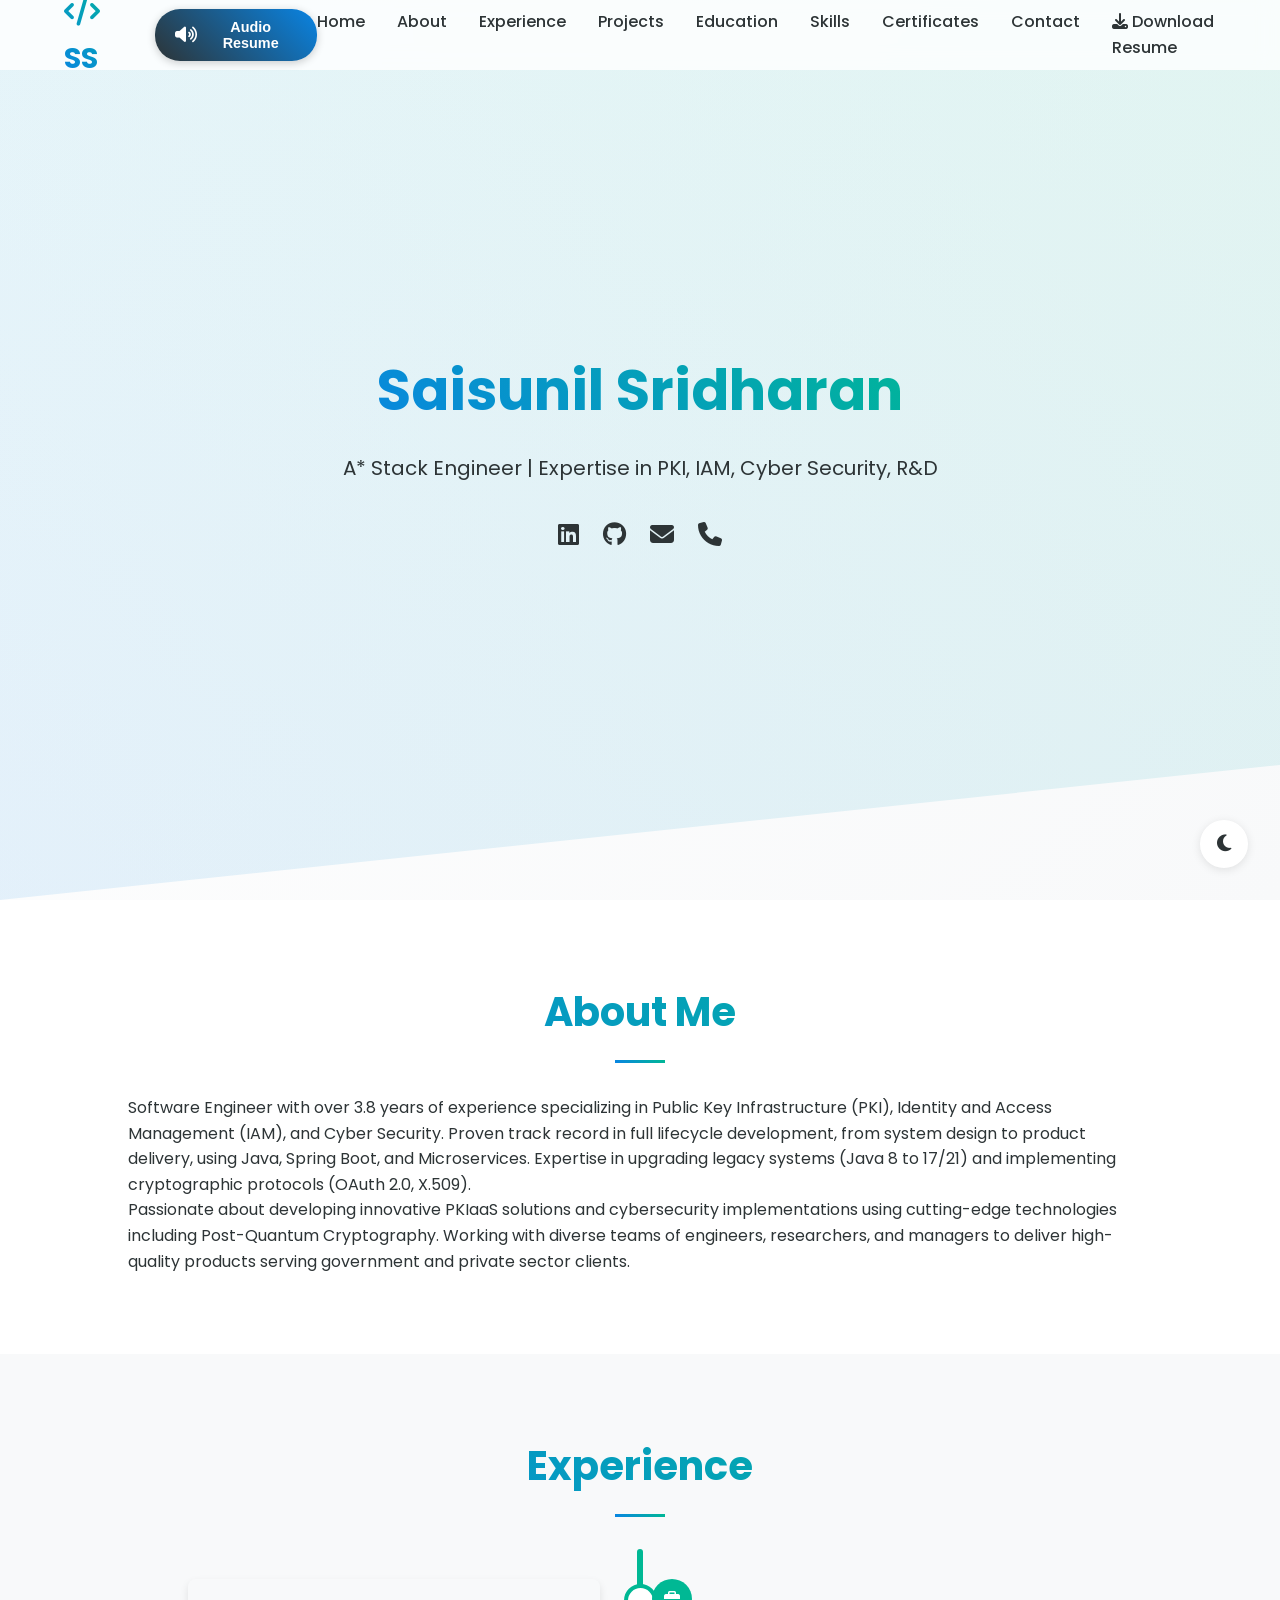
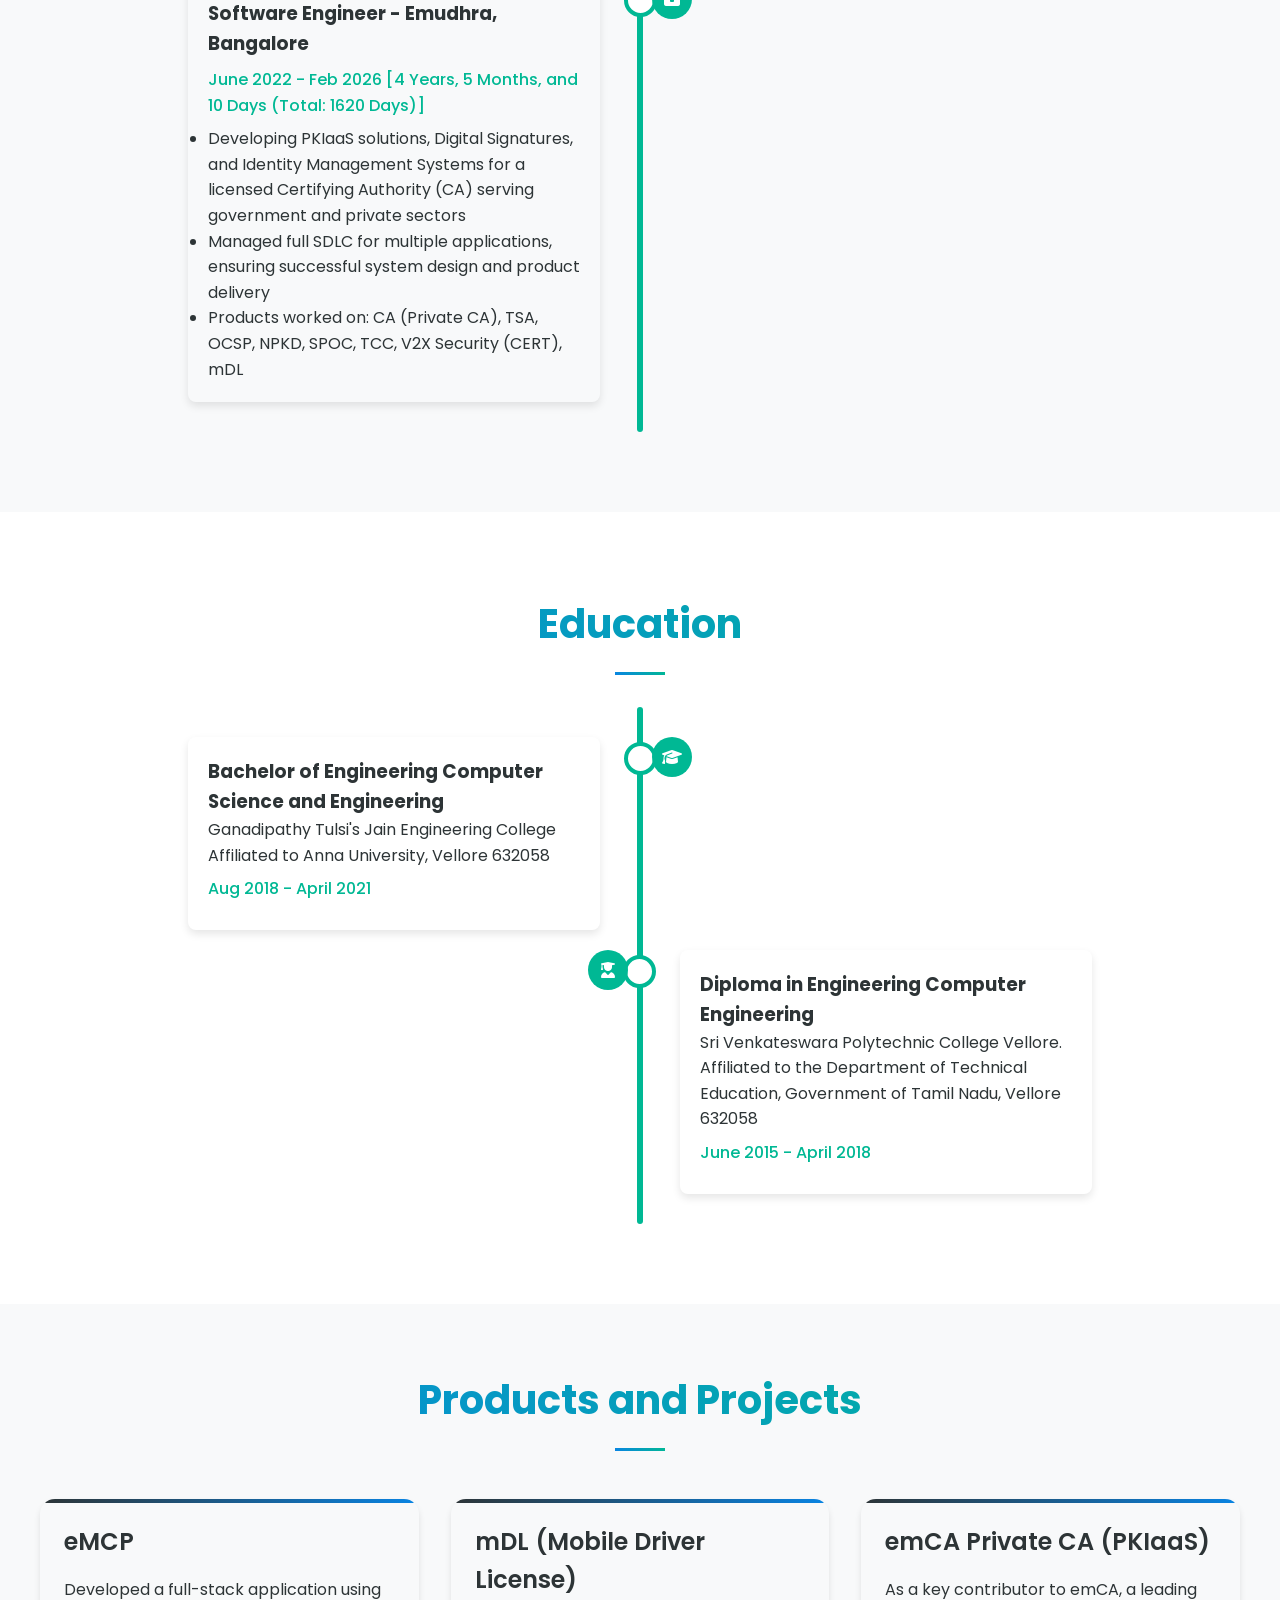
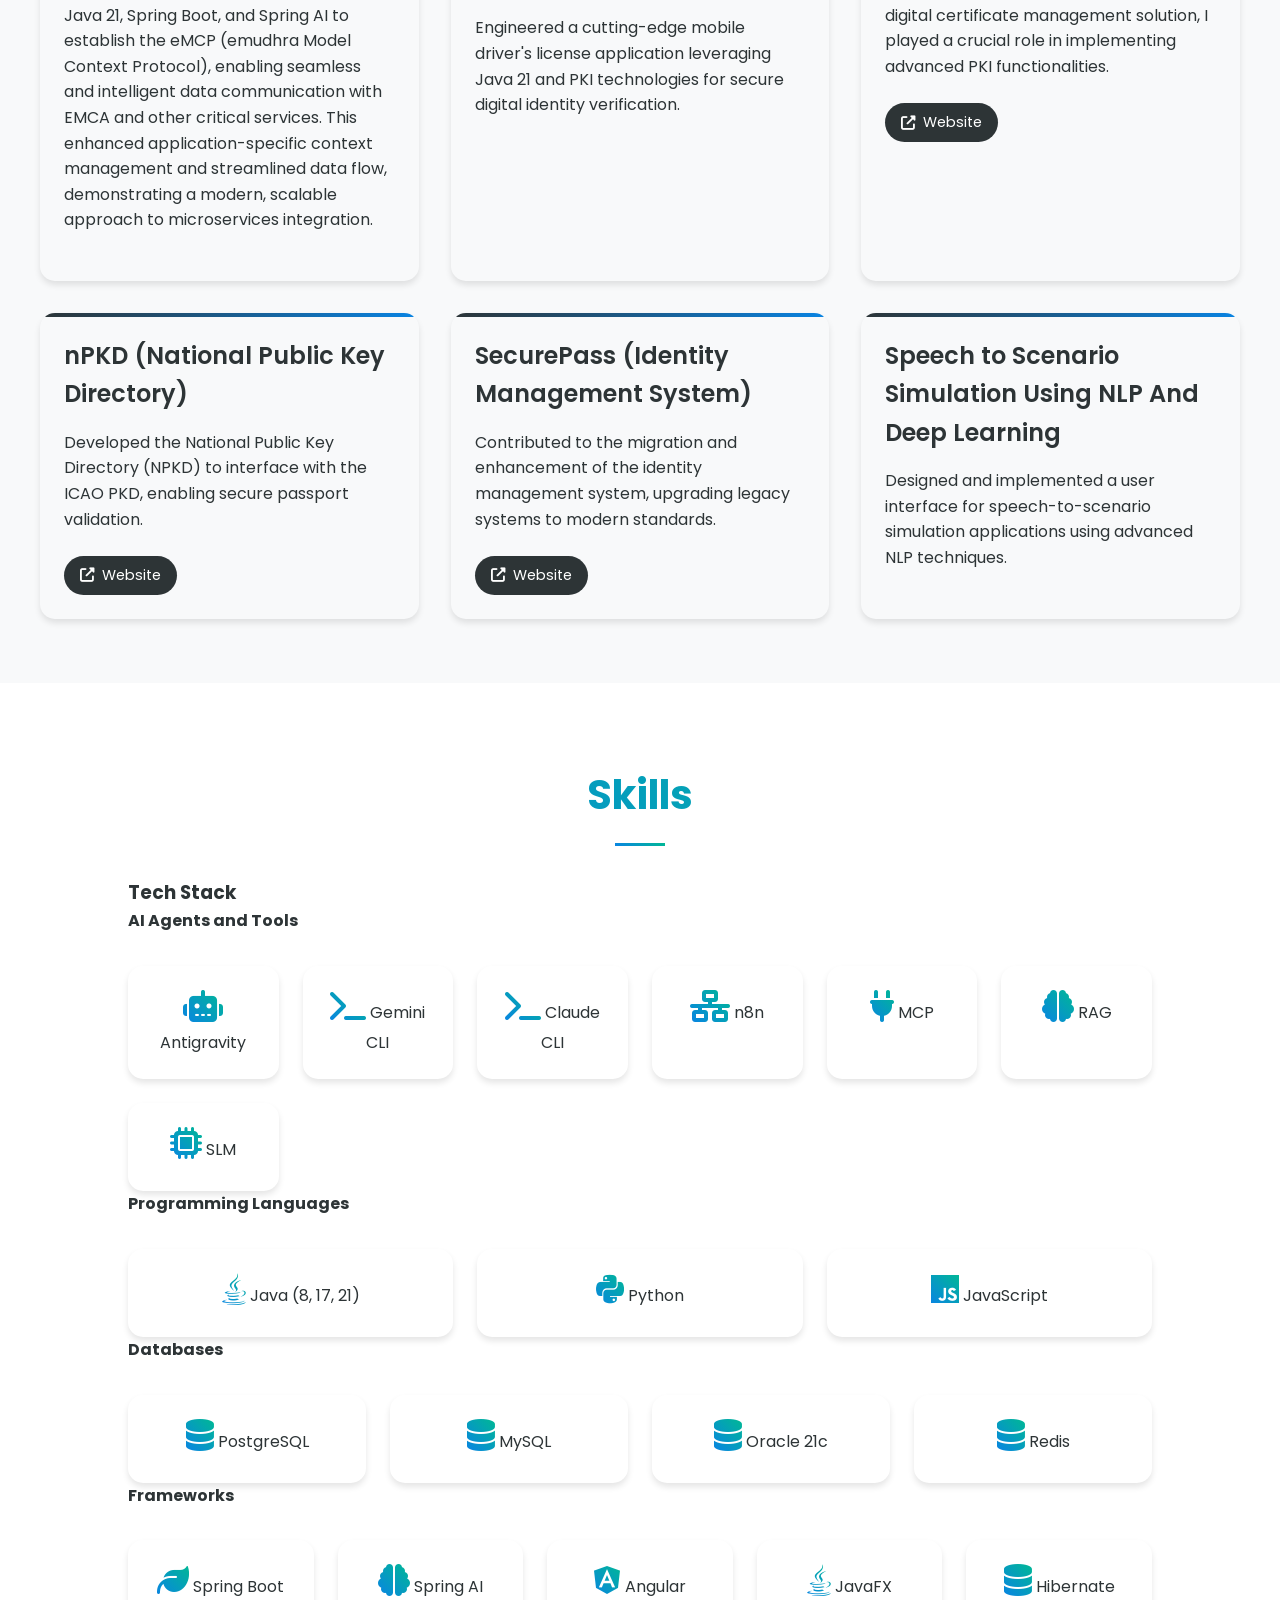
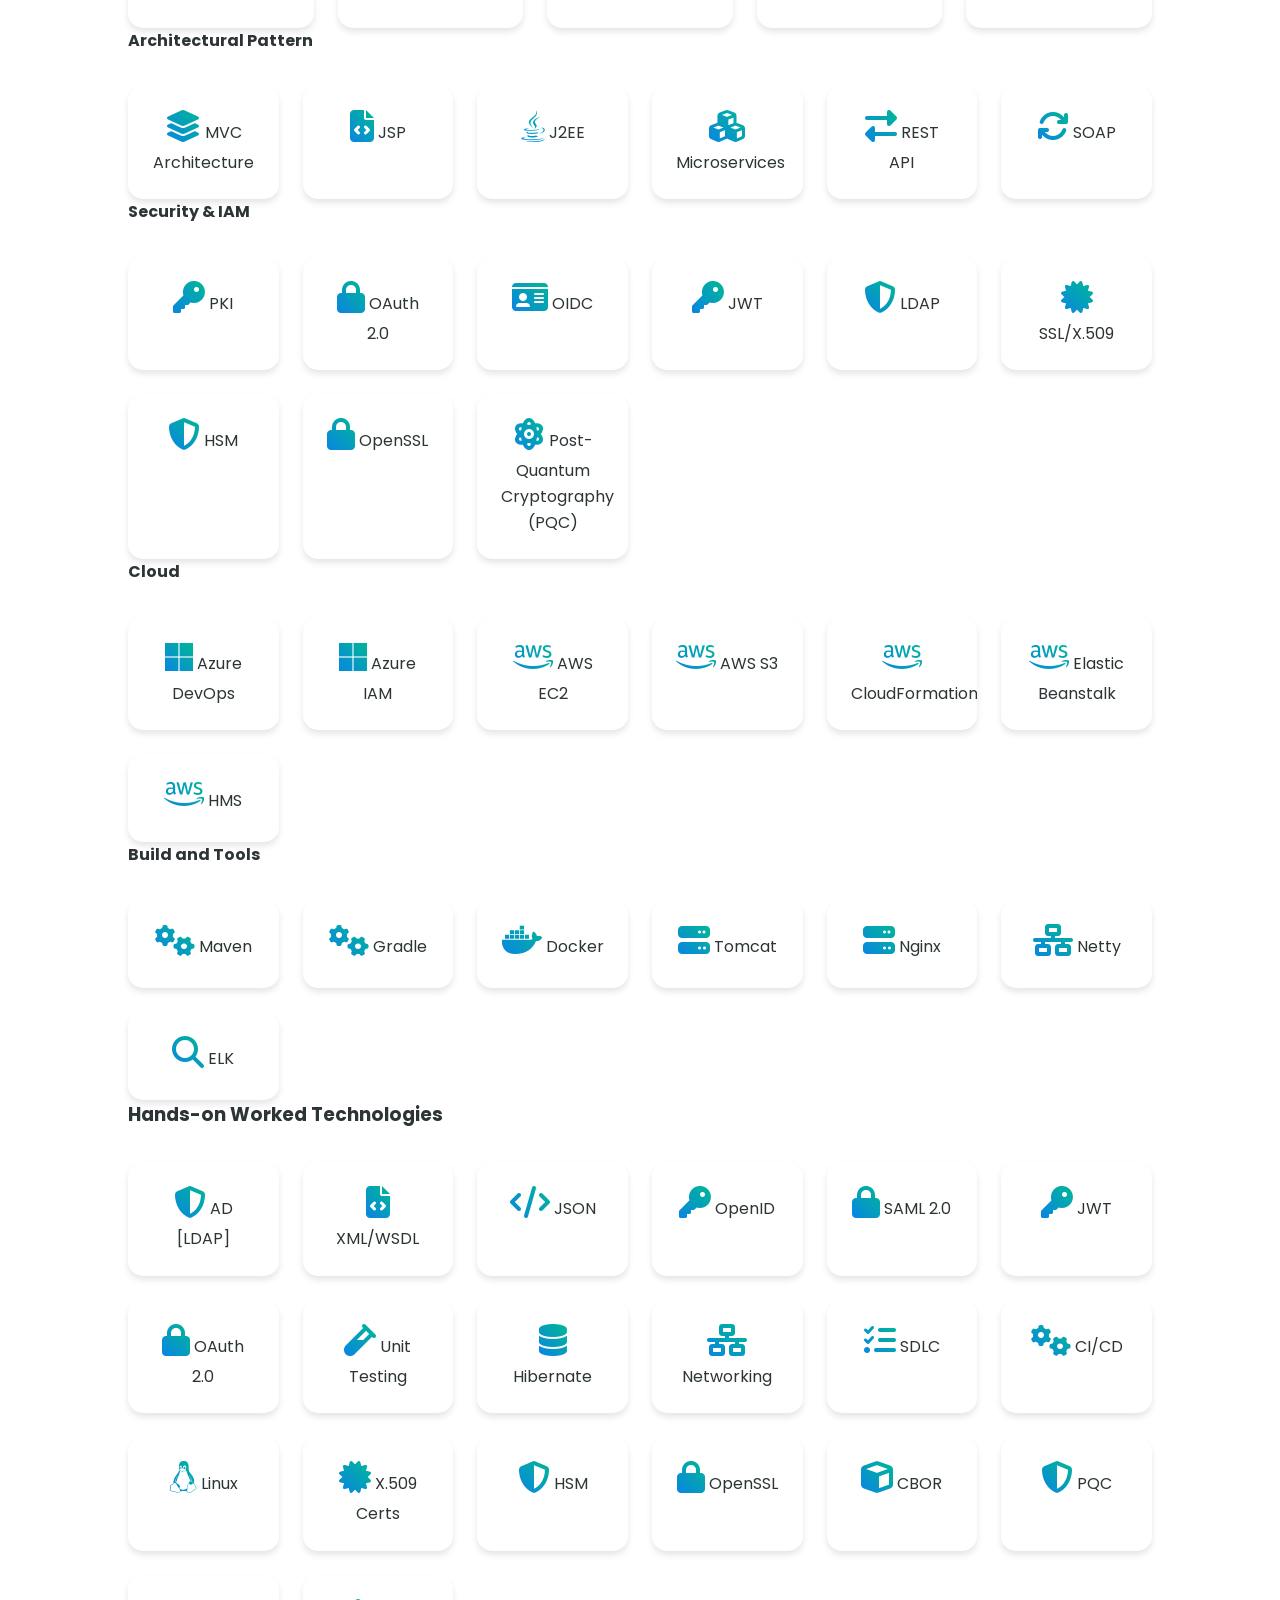
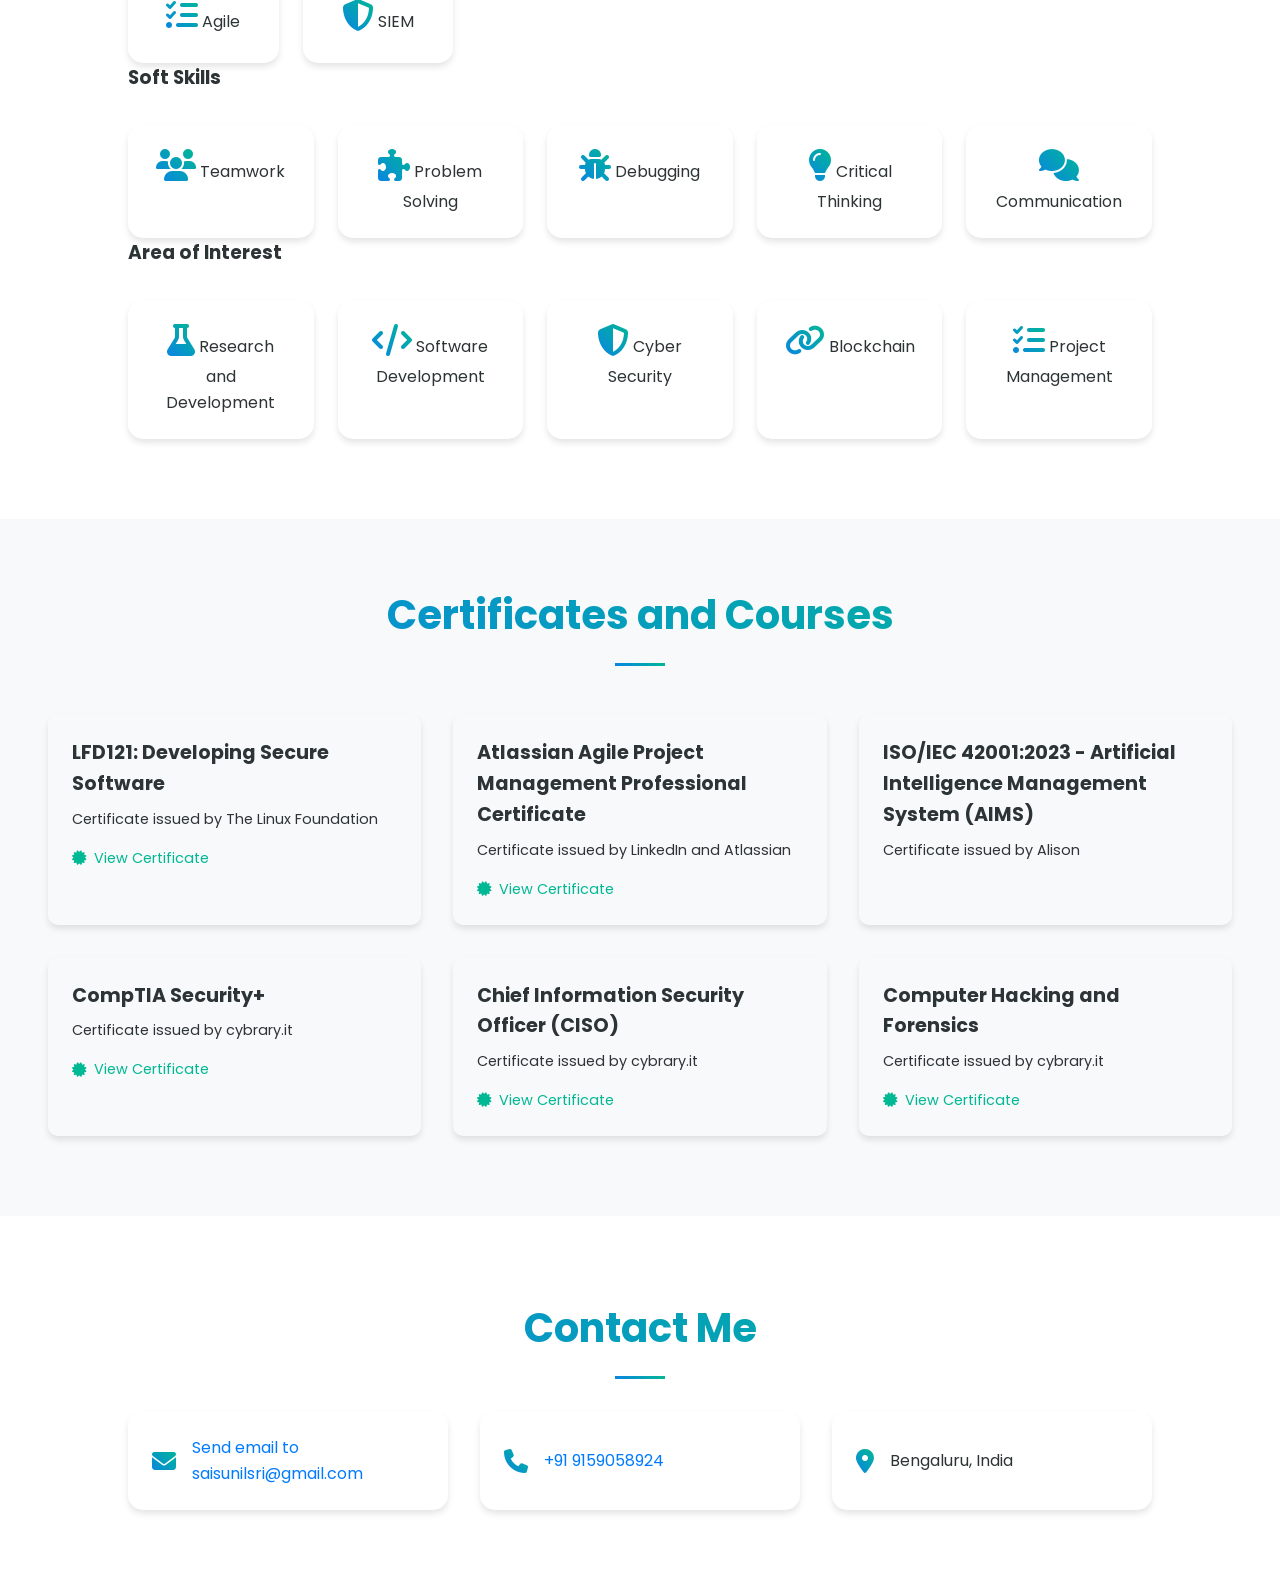
<file: index.html>
<!DOCTYPE html>
<html lang="en">

<head>
    <meta charset="UTF-8">
    <meta name="viewport" content="width=device-width, initial-scale=1.0">
    <title>Saisunil Sridharan - Resume</title>
    <link rel="stylesheet" href="modern-style.css">
    <link rel="stylesheet" href="timeline.css">
    <link rel="stylesheet" href="certificates.css">

    <link rel="stylesheet" href="https://cdnjs.cloudflare.com/ajax/libs/font-awesome/6.4.0/css/all.min.css">
    <link href="https://fonts.googleapis.com/css2?family=Poppins:wght@300;400;500;600;700&display=swap"
        rel="stylesheet">
</head>

<body>
    <!-- Navbar -->
    <nav class="navbar">
        <button class="menu-toggle" aria-label="Toggle menu">
            <i class="fas fa-bars"></i>
        </button>
        <div class="logo"><i class="fas fa-code"></i> SS</div>
        <button id="audio-resume-btn" class="audio-resume-btn" title="Listen to Audio Resume">
            <i class="fas fa-volume-up"></i>
            <span class="audio-text">Audio Resume</span>
        </button>

        <!-- Audio Controls Panel -->
        <div id="audio-controls-panel" class="audio-controls-panel">
            <div class="controls-header">
                <h4><i class="fas fa-sliders-h"></i> Audio Controls</h4>
                <button id="close-controls" class="close-controls-btn" title="Close Controls">
                    <i class="fas fa-times"></i>
                </button>
            </div>

            <!-- Progress Bar -->
            <div class="progress-container">
                <div class="progress-bar" id="audio-progress-bar"></div>
                <div class="progress-time">
                    <span id="current-time">0:00</span>
                    <span id="total-time">0:00</span>
                </div>
            </div>

            <div class="control-group">
                <label for="voice-select">
                    <i class="fas fa-user"></i> Voice
                </label>
                <select id="voice-select" class="voice-select">
                    <option value="">Loading voices...</option>
                </select>
            </div>
            <div class="control-group">
                <label for="volume-control">
                    <i class="fas fa-volume-up"></i> Volume
                </label>
                <input type="range" id="volume-control" min="0" max="1" step="0.1" value="1">
                <span id="volume-value">100%</span>
            </div>
            <div class="control-group">
                <label for="speed-control">
                    <i class="fas fa-tachometer-alt"></i> Speed
                </label>
                <input type="range" id="speed-control" min="0.5" max="2" step="0.1" value="1">
                <span id="speed-value">1.0x</span>
            </div>
            <div class="control-group">
                <label for="pitch-control">
                    <i class="fas fa-sliders-h"></i> Pitch
                </label>
                <input type="range" id="pitch-control" min="0.5" max="2" step="0.1" value="1">
                <span id="pitch-value">1.0</span>
            </div>
            <button id="reset-controls" class="reset-btn">
                <i class="fas fa-redo"></i> Reset
            </button>
        </div>
        <ul class="nav-links">
            <li><a href="#home">Home</a></li>
            <li><a href="#about">About</a></li>
            <li><a href="#experience">Experience</a></li>
            <li><a href="#projects">Projects</a></li>
            <li><a href="#education">Education</a></li>
            <li><a href="#skills">Skills</a></li>
            <li><a href="#certificates">Certificates</a></li>
            <li><a href="#contact">Contact</a></li>
            <li><a href="SAISUNIL SRIDHARAN.docx" download><i class="fas fa-download"></i> Download Resume</a></li>
        </ul>
    </nav>

    <!-- Hero Section -->
    <section id="home" class="hero">
        <div class="hero-content">
            <h1 class="animate-text">Saisunil Sridharan </h1>
            <p class="animate-text-delay">A* Stack Engineer | Expertise in PKI, IAM, Cyber Security, R&amp;D</p>
            <div class="social-links">
                <a href="https://www.linkedin.com/in/saisunilsridharan/" target="_blank"><i
                        class="fab fa-linkedin"></i></a>
                <a href="https://github.com/saisunilsridharan" target="_blank"><i class="fab fa-github"></i></a>
                <a
                    href="mailto:saisunilsri@gmail.com?subject=New opportunity for Saisunil Sridharan&body=Hello Saisunil Sridharan, I have an exciting opportunity I'd like to discuss. Please connect with me to learn more."><i
                        class="fas fa-envelope"></i></a>
                <a href="tel:+91-9159058924"><i class="fa fa-phone" aria-hidden="true"></i></a>
            </div>
        </div>
    </section>

    <!-- About Section -->
    <section id="about" class="about">
        <h2>About Me</h2>
        <p>Software Engineer with over 3.8 years of experience specializing in Public Key Infrastructure (PKI), Identity
            and Access Management (IAM), and Cyber Security. Proven track record in full lifecycle development, from
            system design to product delivery, using Java, Spring Boot, and Microservices. Expertise in upgrading legacy
            systems (Java 8 to 17/21) and implementing cryptographic protocols (OAuth 2.0, X.509).</p>
        <p>Passionate about developing innovative PKIaaS solutions and cybersecurity implementations using cutting-edge
            technologies including Post-Quantum Cryptography. Working with diverse teams of engineers, researchers, and
            managers to deliver high-quality products serving government and private sector clients.</p>
    </section>

    <!-- Experience Section -->
    <section id="experience" class="experience">
        <h2>Experience</h2>
        <div class="timeline">
            <div class="timeline-item">
                <div class="timeline-icon">
                    <i class="fas fa-briefcase"></i>
                </div>
                <div class="timeline-content">
                    <h3>Software Engineer - Emudhra, Bangalore</h3>
                    <p class="duration">June 2022 - Feb 2026 [<span id="emudhra-expirence-date"></span>]</p>
                    <ul>
                        <li>Developing PKIaaS solutions, Digital Signatures, and Identity Management Systems for a
                            licensed Certifying Authority (CA) serving government and private sectors</li>
                        <li>Managed full SDLC for multiple applications, ensuring successful system design and product
                            delivery</li>
                        <li>Products worked on: CA (Private CA), TSA, OCSP, NPKD, SPOC, TCC, V2X Security (CERT), mDL
                        </li>
                    </ul>
                </div>
            </div>
        </div>
    </section>


    <!-- Education Section -->
    <section id="education" class="education">
        <h2>Education</h2>
        <div class="timeline">
            <div class="timeline-item">
                <div class="timeline-icon">
                    <i class="fas fa-graduation-cap"></i>
                </div>
                <div class="timeline-content">
                    <h3>Bachelor of Engineering Computer Science and Engineering</h3>
                    <p>Ganadipathy Tulsi's Jain Engineering College Affiliated to Anna University, Vellore 632058</p>
                    <p class="duration">Aug 2018 - April 2021</p>
                </div>
            </div>
            <div class="timeline-item">
                <div class="timeline-icon">
                    <i class="fas fa-user-graduate"></i>
                </div>
                <div class="timeline-content">
                    <h3>Diploma in Engineering Computer Engineering</h3>
                    <p>Sri Venkateswara Polytechnic College Vellore. Affiliated to the Department of Technical
                        Education, Government of Tamil Nadu, Vellore 632058</p>
                    <p class="duration">June 2015 - April 2018</p>
                </div>
            </div>
        </div>
    </section>

    <section id="projects" class="projects">
        <h2>Products and Projects</h2>
        <div class="project-grid">

            <div class="project-item">
                <h3>eMCP</h3>
                <p>Developed a full-stack application using Java 21, Spring Boot, and Spring AI to establish the eMCP
                    (emudhra Model Context Protocol), enabling seamless and intelligent data communication with EMCA and
                    other critical services. This enhanced application-specific context management and streamlined data
                    flow, demonstrating a modern, scalable approach to microservices integration.</p>
                <!-- <div class="project-links">
                    <a href="https://github.com/saisunil/mdl-project" target="_blank" class="project-link"><i class="fab fa-github"></i> GitHub</a>
                    <a href="https://mdl.emudhra.com" target="_blank" class="project-link"><i class="fas fa-external-link-alt"></i> Live Demo</a>
                </div> -->
            </div>

            <div class="project-item">
                <h3>mDL (Mobile Driver License)</h3>
                <p>Engineered a cutting-edge mobile driver's license application leveraging Java 21 and PKI technologies
                    for secure digital identity verification.</p>
                <!-- <div class="project-links">
                    <a href="https://github.com/saisunil/mdl-project" target="_blank" class="project-link"><i class="fab fa-github"></i> GitHub</a>
                    <a href="https://mdl.emudhra.com" target="_blank" class="project-link"><i class="fas fa-external-link-alt"></i> Live Demo</a>
                </div> -->
            </div>

            <div class="project-item">
                <h3>emCA Private CA (PKIaaS)</h3>
                <p>As a key contributor to emCA, a leading digital certificate management solution, I played a crucial
                    role in implementing advanced PKI functionalities.</p>
                <div class="project-links">
                    <!-- <a href="https://github.com/saisunil/emca-project" target="_blank" class="project-link"><i class="fab fa-github"></i> GitHub</a> -->
                    <a href="https://emca.emudhra.com/" target="_blank" class="project-link"><i
                            class="fas fa-external-link-alt"></i> Website</a>
                </div>
            </div>

            <div class="project-item">
                <h3>nPKD (National Public Key Directory)</h3>
                <p>Developed the National Public Key Directory (NPKD) to interface with the ICAO PKD, enabling secure
                    passport validation.</p>
                <div class="project-links">
                    <!-- <a href="https://github.com/saisunil/npkd-project" target="_blank" class="project-link"><i class="fab fa-github"></i> GitHub</a> -->
                    <a href="https://emudhra.com/en/emca-for-epassports" target="_blank" class="project-link"><i
                            class="fas fa-external-link-alt"></i> Website</a>
                </div>
            </div>

            <div class="project-item">
                <h3>SecurePass (Identity Management System)</h3>
                <p>Contributed to the migration and enhancement of the identity management system, upgrading legacy
                    systems to modern standards.</p>
                <div class="project-links">
                    <!-- <a href="https://github.com/saisunil/emidam-project" target="_blank" class="project-link"><i class="fab fa-github"></i> GitHub</a> -->
                    <a href="https://emudhra.com/en/securepass-iam" target="_blank" class="project-link"><i
                            class="fas fa-external-link-alt"></i> Website</a>
                </div>
            </div>

            <div class="project-item">
                <h3>Speech to Scenario Simulation Using NLP And Deep Learning</h3>
                <p>Designed and implemented a user interface for speech-to-scenario simulation applications using
                    advanced NLP techniques.</p>
                <!-- <div class="project-links">
                    <a href="https://github.com/saisunil/speech-simulation" target="_blank" class="project-link"><i class="fab fa-github"></i> GitHub</a>
                    <a href="https://speech-sim-demo.vercel.app" target="_blank" class="project-link"><i class="fas fa-external-link-alt"></i> Live Demo</a>
                </div> -->
            </div>
        </div>
    </section>


    <!-- Skills Section -->
    <section id="skills" class="skills">
        <h2>Skills</h2>

        <!-- Tech Stack -->
        <div class="skill-category">
            <h3>Tech Stack</h3>

            <div class="skill-subcategory">
                <h4>AI Agents and Tools</h4>
                <div class="skills-grid">
                    <div class="skill-item">
                        <i class="fas fa-robot"></i>
                        <span>Antigravity</span>
                    </div>
                    <div class="skill-item">
                        <i class="fas fa-terminal"></i>
                        <span>Gemini CLI</span>
                    </div>
                    <div class="skill-item">
                        <i class="fas fa-terminal"></i>
                        <span>Claude CLI</span>
                    </div>
                    <div class="skill-item">
                        <i class="fas fa-network-wired"></i>
                        <span>n8n</span>
                    </div>
                    <div class="skill-item">
                        <i class="fas fa-plug"></i>
                        <span>MCP</span>
                    </div>
                    <div class="skill-item">
                        <i class="fas fa-brain"></i>
                        <span>RAG</span>
                    </div>
                    <div class="skill-item">
                        <i class="fas fa-microchip"></i>
                        <span>SLM</span>
                    </div>
                </div>
            </div>

            <div class="skill-subcategory">
                <h4>Programming Languages</h4>
                <div class="skills-grid">
                    <div class="skill-item">
                        <i class="fab fa-java"></i>
                        <span>Java (8, 17, 21)</span>
                    </div>
                    <div class="skill-item">
                        <i class="fab fa-python"></i>
                        <span>Python</span>
                    </div>
                    <div class="skill-item">
                        <i class="fab fa-js"></i>
                        <span>JavaScript</span>
                    </div>
                </div>
            </div>

            <div class="skill-subcategory">
                <h4>Databases</h4>
                <div class="skills-grid">
                    <div class="skill-item">
                        <i class="fas fa-database"></i>
                        <span>PostgreSQL</span>
                    </div>
                    <div class="skill-item">
                        <i class="fas fa-database"></i>
                        <span>MySQL</span>
                    </div>
                    <div class="skill-item">
                        <i class="fas fa-database"></i>
                        <span>Oracle 21c</span>
                    </div>
                    <div class="skill-item">
                        <i class="fas fa-database"></i>
                        <span>Redis</span>
                    </div>
                </div>
            </div>

            <div class="skill-subcategory">
                <h4>Frameworks</h4>
                <div class="skills-grid">
                    <div class="skill-item">
                        <i class="fas fa-leaf"></i>
                        <span>Spring Boot</span>
                    </div>
                    <div class="skill-item">
                        <i class="fas fa-brain"></i>
                        <span>Spring AI</span>
                    </div>
                    <div class="skill-item">
                        <i class="fab fa-angular"></i>
                        <span>Angular</span>
                    </div>
                    <div class="skill-item">
                        <i class="fab fa-java"></i>
                        <span>JavaFX</span>
                    </div>
                    <div class="skill-item">
                        <i class="fas fa-database"></i>
                        <span>Hibernate</span>
                    </div>
                </div>
            </div>

            <div class="skill-subcategory">
                <h4>Architectural Pattern</h4>
                <div class="skills-grid">
                    <div class="skill-item">
                        <i class="fas fa-layer-group"></i>
                        <span>MVC Architecture</span>
                    </div>
                    <div class="skill-item">
                        <i class="fas fa-file-code"></i>
                        <span>JSP</span>
                    </div>
                    <div class="skill-item">
                        <i class="fab fa-java"></i>
                        <span>J2EE</span>
                    </div>
                    <div class="skill-item">
                        <i class="fas fa-cubes"></i>
                        <span>Microservices</span>
                    </div>
                    <div class="skill-item">
                        <i class="fas fa-exchange-alt"></i>
                        <span>REST API</span>
                    </div>
                    <div class="skill-item">
                        <i class="fas fa-sync"></i>
                        <span>SOAP</span>
                    </div>
                </div>
            </div>

            <div class="skill-subcategory">
                <h4>Security & IAM</h4>
                <div class="skills-grid">
                    <div class="skill-item">
                        <i class="fas fa-key"></i>
                        <span>PKI</span>
                    </div>
                    <div class="skill-item">
                        <i class="fas fa-lock"></i>
                        <span>OAuth 2.0</span>
                    </div>
                    <div class="skill-item">
                        <i class="fas fa-id-card"></i>
                        <span>OIDC</span>
                    </div>
                    <div class="skill-item">
                        <i class="fas fa-key"></i>
                        <span>JWT</span>
                    </div>
                    <div class="skill-item">
                        <i class="fas fa-shield-alt"></i>
                        <span>LDAP</span>
                    </div>
                    <div class="skill-item">
                        <i class="fas fa-certificate"></i>
                        <span>SSL/X.509</span>
                    </div>
                    <div class="skill-item">
                        <i class="fas fa-shield-alt"></i>
                        <span>HSM</span>
                    </div>
                    <div class="skill-item">
                        <i class="fas fa-lock"></i>
                        <span>OpenSSL</span>
                    </div>
                    <div class="skill-item">
                        <i class="fas fa-atom"></i>
                        <span>Post-Quantum Cryptography (PQC)</span>
                    </div>
                </div>
            </div>

            <div class="skill-subcategory">
                <h4>Cloud</h4>
                <div class="skills-grid">
                    <div class="skill-item">
                        <i class="fab fa-microsoft"></i>
                        <span>Azure DevOps</span>
                    </div>
                    <div class="skill-item">
                        <i class="fab fa-microsoft"></i>
                        <span>Azure IAM</span>
                    </div>
                    <div class="skill-item">
                        <i class="fab fa-aws"></i>
                        <span>AWS EC2</span>
                    </div>
                    <div class="skill-item">
                        <i class="fab fa-aws"></i>
                        <span>AWS S3</span>
                    </div>
                    <div class="skill-item">
                        <i class="fab fa-aws"></i>
                        <span>CloudFormation</span>
                    </div>
                    <div class="skill-item">
                        <i class="fab fa-aws"></i>
                        <span>Elastic Beanstalk</span>
                    </div>
                    <div class="skill-item">
                        <i class="fab fa-aws"></i>
                        <span>HMS</span>
                    </div>
                </div>
            </div>

            <div class="skill-subcategory">
                <h4>Build and Tools</h4>
                <div class="skills-grid">
                    <div class="skill-item">
                        <i class="fas fa-cogs"></i>
                        <span>Maven</span>
                    </div>
                    <div class="skill-item">
                        <i class="fas fa-cogs"></i>
                        <span>Gradle</span>
                    </div>
                    <div class="skill-item">
                        <i class="fab fa-docker"></i>
                        <span>Docker</span>
                    </div>
                    <div class="skill-item">
                        <i class="fas fa-server"></i>
                        <span>Tomcat</span>
                    </div>
                    <div class="skill-item">
                        <i class="fas fa-server"></i>
                        <span>Nginx</span>
                    </div>
                    <div class="skill-item">
                        <i class="fas fa-network-wired"></i>
                        <span>Netty</span>
                    </div>
                    <div class="skill-item">
                        <i class="fas fa-search"></i>
                        <span>ELK</span>
                    </div>
                </div>
            </div>
        </div>

        <!-- Hands-on Technologies -->
        <div class="skill-category">
            <h3>Hands-on Worked Technologies</h3>
            <div class="skills-grid">
                <div class="skill-item">
                    <i class="fas fa-shield-alt"></i>
                    <span>AD [LDAP]</span>
                </div>
                <div class="skill-item">
                    <i class="fas fa-file-code"></i>
                    <span>XML/WSDL</span>
                </div>
                <div class="skill-item">
                    <i class="fas fa-code"></i>
                    <span>JSON</span>
                </div>
                <div class="skill-item">
                    <i class="fas fa-key"></i>
                    <span>OpenID</span>
                </div>
                <div class="skill-item">
                    <i class="fas fa-lock"></i>
                    <span>SAML 2.0</span>
                </div>
                <div class="skill-item">
                    <i class="fas fa-key"></i>
                    <span>JWT</span>
                </div>
                <div class="skill-item">
                    <i class="fas fa-lock"></i>
                    <span>OAuth 2.0</span>
                </div>
                <div class="skill-item">
                    <i class="fas fa-vial"></i>
                    <span>Unit Testing</span>
                </div>
                <div class="skill-item">
                    <i class="fas fa-database"></i>
                    <span>Hibernate</span>
                </div>
                <div class="skill-item">
                    <i class="fas fa-network-wired"></i>
                    <span>Networking</span>
                </div>
                <div class="skill-item">
                    <i class="fas fa-tasks"></i>
                    <span>SDLC</span>
                </div>
                <div class="skill-item">
                    <i class="fas fa-cogs"></i>
                    <span>CI/CD</span>
                </div>
                <div class="skill-item">
                    <i class="fab fa-linux"></i>
                    <span>Linux</span>
                </div>
                <div class="skill-item">
                    <i class="fas fa-certificate"></i>
                    <span>X.509 Certs</span>
                </div>
                <div class="skill-item">
                    <i class="fas fa-shield-alt"></i>
                    <span>HSM</span>
                </div>
                <div class="skill-item">
                    <i class="fas fa-lock"></i>
                    <span>OpenSSL</span>
                </div>
                <div class="skill-item">
                    <i class="fas fa-cube"></i>
                    <span>CBOR</span>
                </div>
                <div class="skill-item">
                    <i class="fas fa-shield-alt"></i>
                    <span>PQC</span>
                </div>
                <div class="skill-item">
                    <i class="fas fa-tasks"></i>
                    <span>Agile</span>
                </div>
                <div class="skill-item">
                    <i class="fas fa-shield-alt"></i>
                    <span>SIEM</span>
                </div>
            </div>
        </div>

        <!-- Soft Skills -->
        <div class="skill-category">
            <h3>Soft Skills</h3>
            <div class="skills-grid">
                <div class="skill-item">
                    <i class="fas fa-users"></i>
                    <span>Teamwork</span>
                </div>
                <div class="skill-item">
                    <i class="fas fa-puzzle-piece"></i>
                    <span>Problem Solving</span>
                </div>
                <div class="skill-item">
                    <i class="fas fa-bug"></i>
                    <span>Debugging</span>
                </div>
                <div class="skill-item">
                    <i class="fas fa-lightbulb"></i>
                    <span>Critical Thinking</span>
                </div>
                <div class="skill-item">
                    <i class="fas fa-comments"></i>
                    <span>Communication</span>
                </div>
            </div>
        </div>

        <!-- Area of Interest -->
        <div class="skill-category">
            <h3>Area of Interest</h3>
            <div class="skills-grid">
                <div class="skill-item">
                    <i class="fas fa-flask"></i>
                    <span>Research and Development</span>
                </div>
                <div class="skill-item">
                    <i class="fas fa-code"></i>
                    <span>Software Development</span>
                </div>
                <div class="skill-item">
                    <i class="fas fa-shield-alt"></i>
                    <span>Cyber Security</span>
                </div>
                <div class="skill-item">
                    <i class="fas fa-link"></i>
                    <span>Blockchain</span>
                </div>
                <div class="skill-item">
                    <i class="fas fa-tasks"></i>
                    <span>Project Management</span>
                </div>
            </div>
        </div>
    </section>

    <!-- Contact Section -->
    <section id="certificates" class="certificates">
        <h2>Certificates and Courses</h2>
        <div class="certificate-grid">

            <div class="certificate-item">
                <h3>LFD121: Developing Secure Software</h3>
                <p>Certificate issued by The Linux Foundation</p>
                <div class="certificate-links">
                    <a href="https://www.credly.com/badges/b7d380aa-df80-47a9-98db-7ad512ab6961/linked_in?t=t4m6rf"
                        target="_blank" class="certificate-link">
                        <i class="fas fa-certificate"></i> View Certificate
                    </a>
                </div>
            </div>

            <div class="certificate-item">
                <h3>Atlassian Agile Project Management Professional Certificate</h3>
                <p>Certificate issued by LinkedIn and Atlassian</p>
                <div class="certificate-links">
                    <a href="https://www.linkedin.com/learning/certificates/d2977bda3a5e4e31ccfa1e122655e19d74a426f5f2e7214b730746a65f121ce4"
                        target="_blank" class="certificate-link">
                        <i class="fas fa-certificate"></i> View Certificate
                    </a>
                </div>
            </div>

            <div class="certificate-item">
                <h3>ISO/IEC 42001:2023 - Artificial Intelligence Management System (AIMS)</h3>
                <p>Certificate issued by Alison</p>
            </div>


            <div class="certificate-item">
                <h3>CompTIA Security+</h3>
                <p>Certificate issued by cybrary.it</p>
                <div class="certificate-links">
                    <a href="https://app.cybrary.it/profile/SaisunilSridharan?tab=cert-completion&cert=CC-c3838833-7e12-4881-a4af-2be28d63af47"
                        target="_blank" class="certificate-link">
                        <i class="fas fa-certificate"></i> View Certificate
                    </a>
                </div>
            </div>

            <div class="certificate-item">
                <h3>Chief Information Security Officer (CISO)</h3>
                <p>Certificate issued by cybrary.it</p>
                <div class="certificate-links">
                    <a href="https://app.cybrary.it/profile/SaisunilSridharan?tab=cert-completion&cert=CC-c3838833-7e12-4881-a4af-2be28d63af47"
                        target="_blank" class="certificate-link">
                        <i class="fas fa-certificate"></i> View Certificate
                    </a>
                </div>
            </div>

            <div class="certificate-item">
                <h3>Computer Hacking and Forensics</h3>
                <p>Certificate issued by cybrary.it</p>
                <div class="certificate-links">
                    <a href="https://app.cybrary.it/profile/SaisunilSridharan?tab=cert-completion&cert=CC-c3838833-7e12-4881-a4af-2be28d63af47"
                        target="_blank" class="certificate-link">
                        <i class="fas fa-certificate"></i> View Certificate
                    </a>
                </div>
            </div>
        </div>
    </section>

    <section id="contact" class="contact">
        <h2>Contact Me</h2>
        <div class="contact-info">
            <div class="contact-item">
                <i class="fas fa-envelope"></i>
                <a
                    href="mailto:saisunilsri@gmail.com?subject=New opportunity for Saisunil Sridharan&body=Hello Saisunil Sridharan, I have an exciting opportunity I'd like to discuss. Please connect with me to learn more.">Send
                    email to saisunilsri@gmail.com</a>
                <!-- <p>saisunilsri@gmail.com</p> -->
            </div>
            <div class="contact-item">
                <i class="fas fa-phone"></i>
                <a href="tel:+91-9159058924">+91 9159058924</a>
            </div>
            <div class="contact-item">
                <i class="fas fa-location-dot"></i>
                <p>Bengaluru, India</p>
            </div>
        </div>
    </section>

    <script src="modern-script.js"></script>
</body>

</html>
</file>
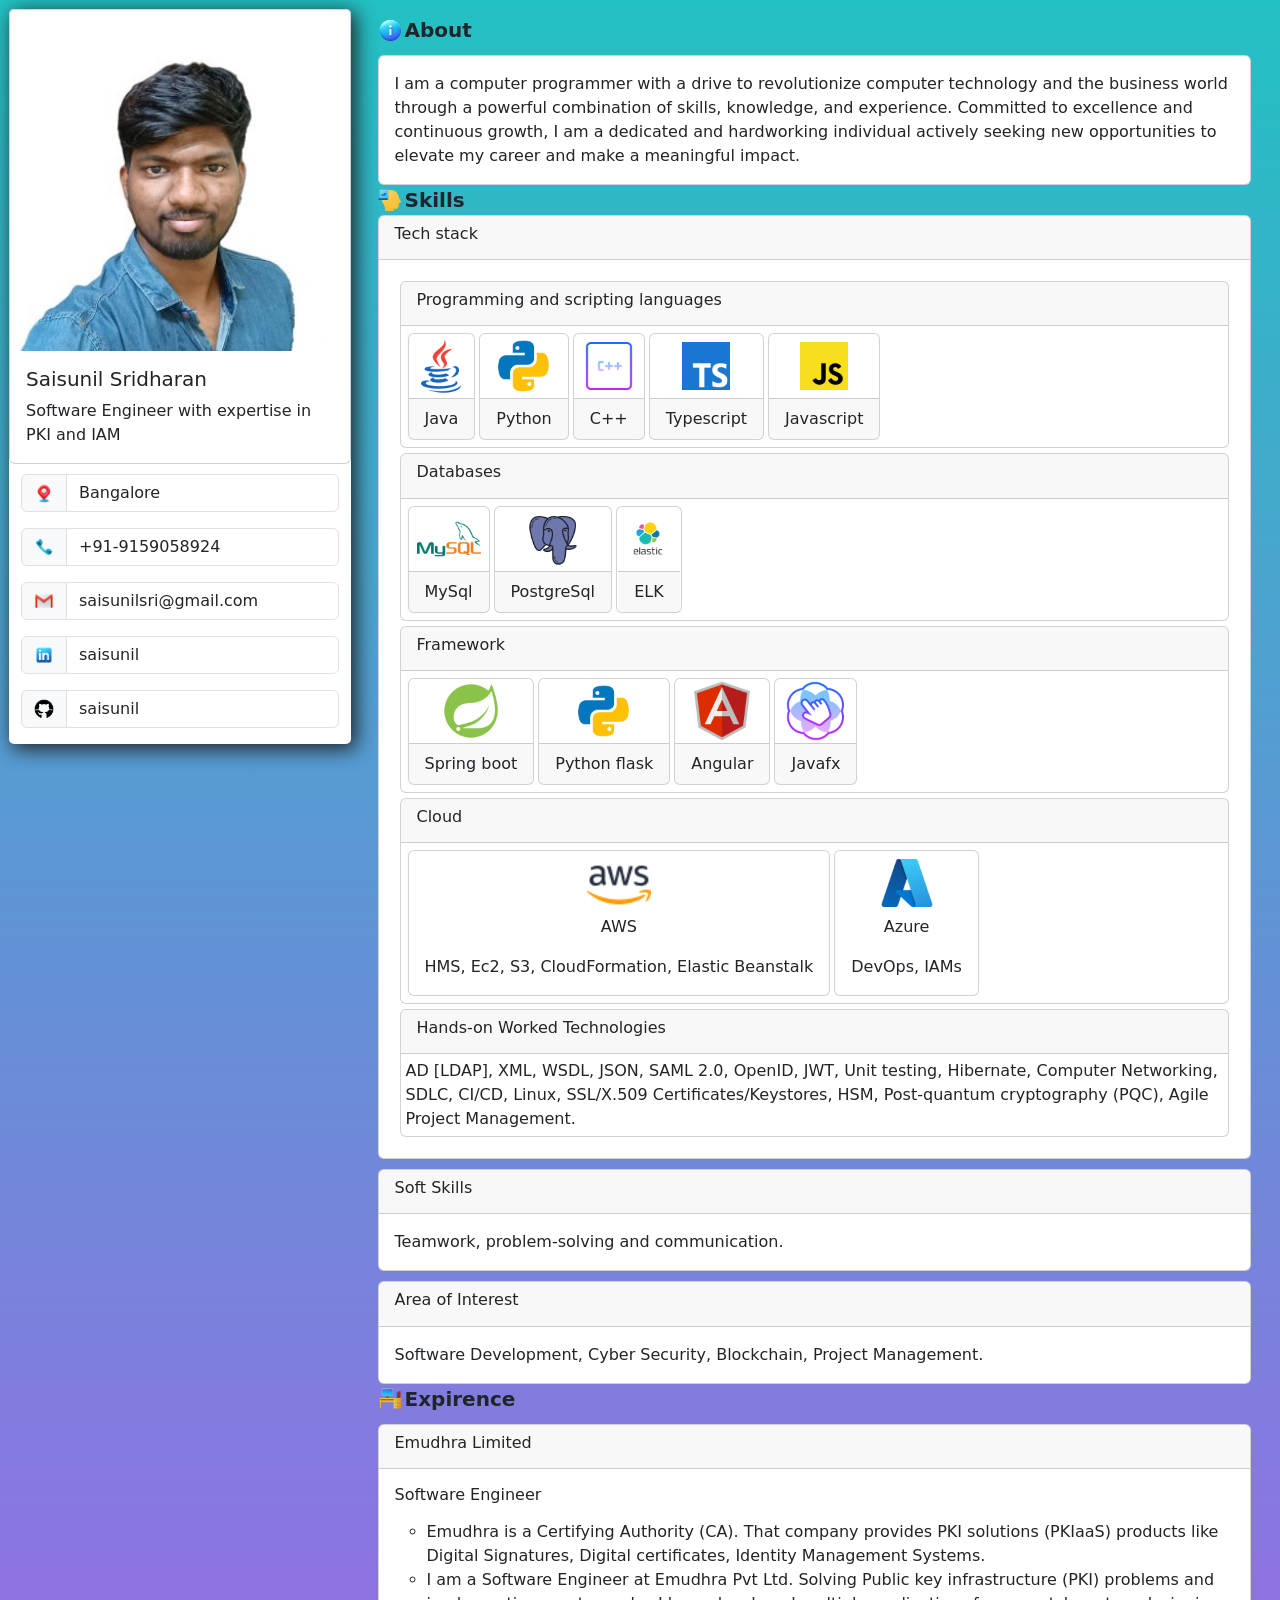
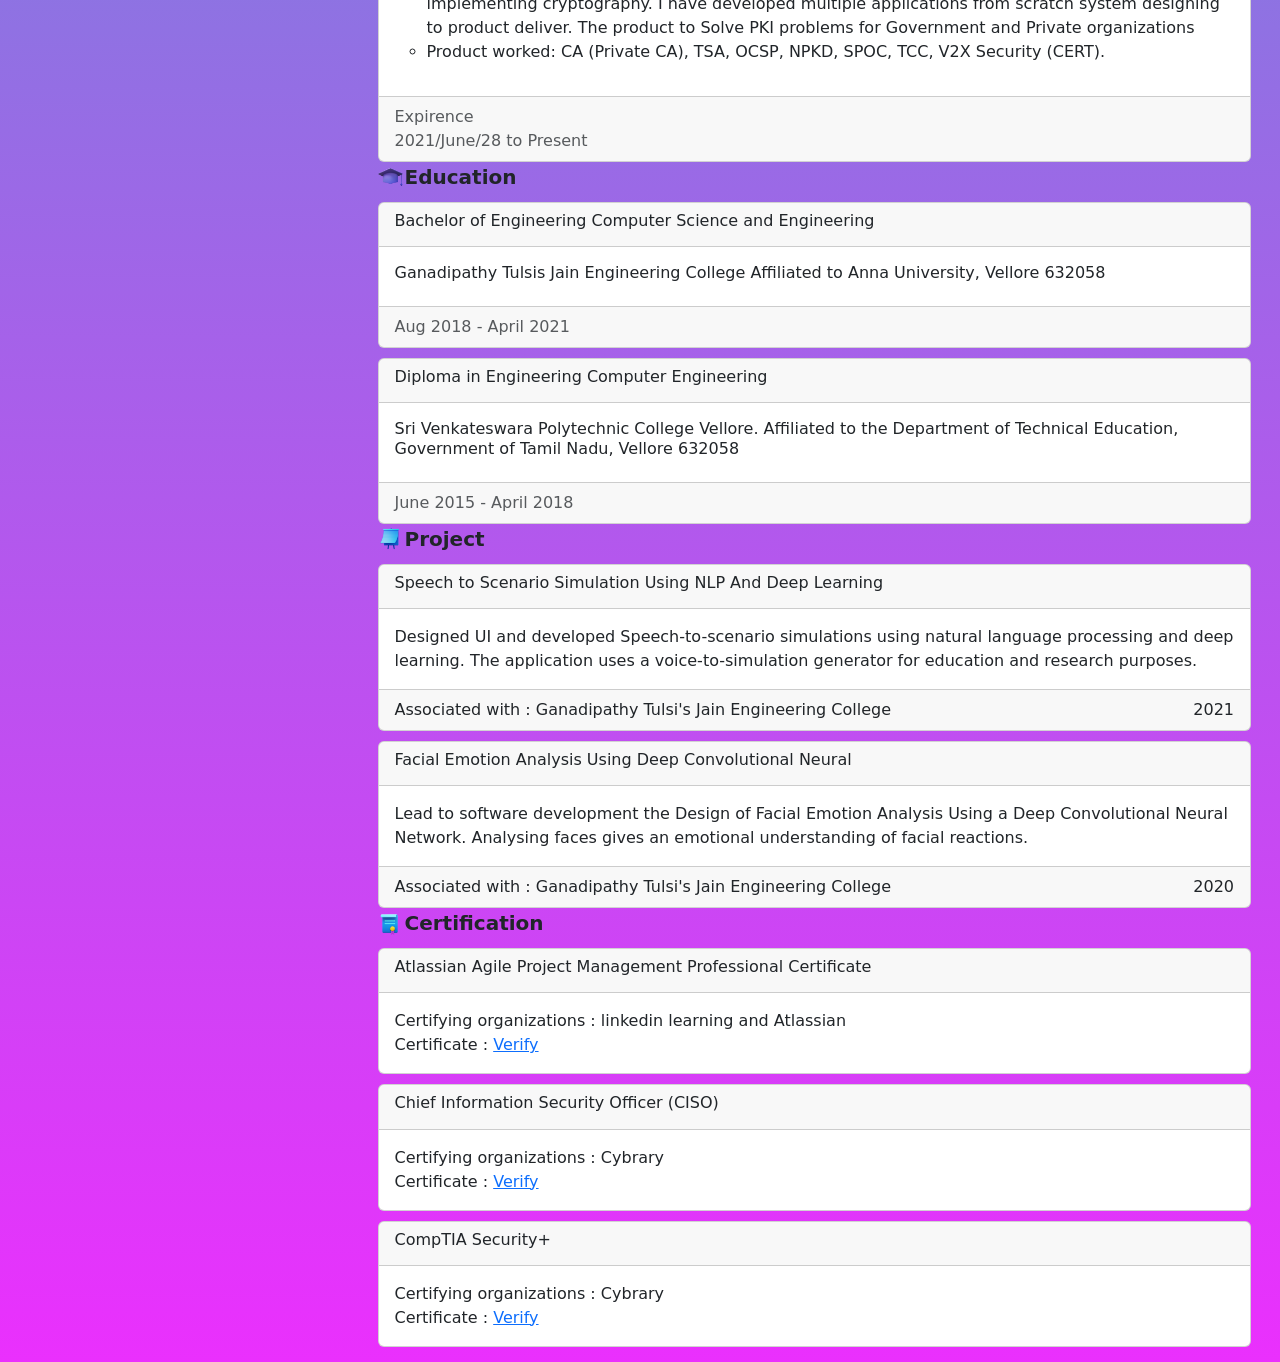
<file: Old030225/index.html>
<!DOCTYPE html>
<html>

<head>
  <title>Saisunil</title>
  <meta charset="UTF-8">
  <meta name="viewport" content="width=device-width, initial-scale=1">
  <link href="https://cdn.jsdelivr.net/npm/bootstrap@5.3.3/dist/css/bootstrap.min.css" rel="stylesheet"
    integrity="sha384-QWTKZyjpPEjISv5WaRU9OFeRpok6YctnYmDr5pNlyT2bRjXh0JMhjY6hW+ALEwIH" crossorigin="anonymous">
  <link rel="stylesheet" href="https://fonts.googleapis.com/icon?family=Material+Icons">


  <style>
    body{
      background: rgb(234,45,253);
background: linear-gradient(0deg, rgba(234,45,253,0.9887604700083158) 0%, rgba(34,193,195,1) 100%);
    }
    /* Column container */
    .row-custom {
      display: flex;
      flex-wrap: wrap;
    }

    /* Sidebar/left column */
    .side-custom {
      position: sticky;
      top: 0;
      flex: 25%;
      background-color: #fff;
      padding: 0px;
      height: fit-content;
      /* top | right | bottom | left */
      margin: 9px 5px 15px 9px;
      border-radius: 5px;
      box-shadow: 4px 4px 20px 1px;


    }

    /* Main column */
    .main-custom {
      flex: 70%;
      /* background-color: #fff; */
      padding: 10px;
      min-height: 100dvh;
      margin: 5px 7px 5px 0px;
      border-radius: 5px;

    }

    .titles {
      display: flex;
      /* justify-content: center; */
      align-items: center;
      font-size: 20px;
      font-weight: bold;

    }

    .icon {
      height: 20px;
      width: 20px;
      border-radius: 0px;
    }

    .main-custom>.container>.card {
      margin-top: 10px;
    }

    .main-custom>.container>.card-deck {
      display: flex;
      /* padding: 5px; */
      flex-wrap: wrap;
      /* justify-content: center;
      align-items: center; */
    }
    .main-custom>.container>.card-deck>.card>.card-body>.card{
      margin: 5px;
    }

    .main-custom>.container>.card-deck>.card>.card-body>.card>.card-body{
      display: flex;
      padding: 5px;
      flex-wrap: wrap;
      /* justify-content: center;
      align-items: center; */
    }
    .main-custom>.container>.card-deck>.card>.card-body>.card>.card-body>.card {
      margin: 2px;
      justify-content: center;
      align-items: center
    }
    .main-custom>.container>.card-deck>.card>.card-body>.card>.card-body>.card>img {
      height: 64px;
      width: 64px;

    }

   
  

    .main-custom>.container>.titles>img {
      width: 25px;
      height: 25px;
      margin-right: 2px;
    }

    /* Responsive layout - when the screen is less than 700px wide, make the two columns stack on top of each other instead of next to each other */
    @media screen and (max-width: 700px) {

      .row,
      .navbar {
        flex-direction: column;
      }

      .side-custom {
        position: unset;
        top: 0;
        flex: 25%;
        background-color: #fff;
        padding: 0px;
        height: auto;
        /* top | right | bottom | left */
        margin: 9px 5px 15px 9px;
        border-radius: 5px;
        box-shadow: 4px 4px 20px 1px;


      }

      /* Main column */
      .main-custom {
        flex: 70%;
        /* background-color: #fff; */
        padding: 10px;
        min-height: 100d;
        margin: 5px 7px 5px 0px;
        border-radius: 5px;

      }

    }
  </style>
</head>

<body >



  <!-- The flexible grid (content) -->
  <div class="row-custom">
    <div class="side-custom">
      <div class="container" style="width: 100%;margin: 0px; padding: 0px;" >
        <div class="card">
          <img src="MakePassport.jpg" class="card-img-top" alt="MyImagess" style="    ">
          <div class="card-body">
            <h5 class="card-title">Saisunil Sridharan</h5>
            <p class="card-text">Software Engineer with expertise in PKI and IAM</p>
            <!-- <p class="card-text"><small class="text-body-secondary">Last updated 3 mins ago</small></p> -->
          </div>
        </div>
      </div>
      <div class="container" style="padding-top: 10px;">
        <div class="input-group mb-3">
          <span class="input-group-text" id="basic-addon1"><img src="icon\icons8-location-94.png" class="icon" /></span>
          <a href="#" class="form-control" style="text-decoration:none">Bangalore</a>

        </div>
      </div>
      <div class="container" style="padding-top: 0px;">
        <div class="input-group mb-3">
          <span class="input-group-text" id="basic-addon1"><img src="icon\icons8-phone-94.png" class="icon" /></span>
          <a href="tel:+919159058924" class="form-control" style="text-decoration:none">+91-9159058924</a>

        </div>
      </div>
      <div class="container" style="padding-top: 0px;">
        <div class="input-group mb-3">
          <span class="input-group-text" id="basic-addon1"><img src="icon\icons8-gmail-logo-94.png"
              class="icon" /></span>
          <a href="mailto:saisunilsri@gmail.com" class="form-control"
            style="text-decoration:none">saisunilsri@gmail.com</a>

        </div>
      </div>

      <div class="container" style="padding-top: 0px;">
        <div class="input-group mb-3">
          <span class="input-group-text" id="basic-addon1"><img src="icon\icons8-linkedin-94.png" class="icon" /></span>
          <a href="https://www.linkedin.com/in/saisunilsridharan/" target="_blank" class="form-control"
            style="text-decoration:none">saisunil</a>

        </div>
      </div>


      <div class="container" style="padding-top: 0px;">
        <div class="input-group mb-3">
          <span class="input-group-text" id="basic-addon1"><img src="icon\icons8-github-250.png" class="icon" /></span>
          <a href="https://github.com/saisunillinusias/" target="_blank" class="form-control"
            style="text-decoration:none">saisunil</a>

        </div>
      </div>


       
    </div>
    <div class="main-custom">

      <div class="container">

        <!-- <h4 class="card-title"> <img src="icon\icons8-info-94.png" class="card-img-top" alt="java">About</h4> -->
        <div class="titles"><img src="icon\icons8-info-94.png" class="card-img-top" alt="java"> About </div>
        <div class="card">

          <div class="card-body">
            <p class="card-text">I am a computer programmer with a drive to revolutionize computer technology and the
              business world through a powerful combination of skills, knowledge, and experience. Committed to
              excellence and continuous growth, I am a dedicated and hardworking individual actively seeking new
              opportunities to elevate my career and make a meaningful impact.</p>
          </div>

        </div>
      </div>


      <div class="container">

        <div class="titles"><img src="icon\icons8-skill-96.png" class="card-img-top" alt="java"> Skills </div>

        <div class="card-deck ">

          
          <div class="card">
            <div class="card-header">
              <h6 class="card-title"> Tech stack</h6>
            </div>
            <div class="card-body">
              
              <div class="card">
                <div class="card-header">
                  <h6 class="card-title">Programming and scripting languages</h6>
                </div>
                <div class="card-body">


                  <div class="card">
                    <img src="icon\icons8-java-96.png" class="card-img-top" alt="java">
                    <div class="card-footer text-center">
                      Java
                    </div>
                  </div>
    
                
                  <div class="card ">
                    <img src="icon\icons8-python-96.png" class="card-img-top" alt="java">
        
                    <div class="card-footer text-center">
                      Python
                    </div>
                  </div>
        
                  <div class="card ">
                    <img src="icon\icons8-c-plus-plus-96.png" class="card-img-top" alt="java">
        
                    <div class="card-footer text-center">
                      C++
                    </div>
                  </div>

                  <div class="card ">
                    <img src="icon\icons8-typescript-96.png" class="card-img-top" alt="java">
        
                    <div class="card-footer text-center">
                      Typescript
                    </div>
                  </div>

                  <div class="card ">
                    <img src="icon\icons8-javascript-96.png" class="card-img-top" alt="java">
        
                    <div class="card-footer text-center">
                      Javascript
                    </div>
                  </div>
                  
                </div>
              </div>


              <div class="card">
                <div class="card-header">
                  <h6 class="card-title">Databases</h6>
                </div>
                <div class="card-body">


                  <div class="card">
                    <img src="icon\icons8-mysql-96.png" class="card-img-top" alt="java">
                    <div class="card-footer text-center">
                      MySql
                    </div>
                  </div>
    
                  <div class="card ">
                    <img src="icon\icons8-postgresql-200.png" class="card-img-top" alt="java">
        
                    <div class="card-footer text-center">
                      PostgreSql
                    </div>
                  </div>

                  <div class="card ">
                    <img src="icon\elastic-logo-V-full-color-1461x1536.png" class="card-img-top" alt="java">
        
                    <div class="card-footer text-center">
                      ELK
                    </div>
                  </div>
                  
                
                </div>
              </div>


              <div class="card">
                <div class="card-header">
                  <h6 class="card-title">Framework</h6>
                </div>
                <div class="card-body">


                  <div class="card">
                    <img src="icon\icons8-spring-boot-96.png" class="card-img-top" alt="java">
                    <div class="card-footer text-center">
                      Spring boot
                    </div>
                  </div>
    
                  <div class="card ">
                    <img src="icon\icons8-python-96.png" class="card-img-top" alt="java">
        
                    <div class="card-footer text-center">
                      Python flask
                    </div>
                  </div>
                  <div class="card ">
                    <img src="icon\icons8-angular-96.png" class="card-img-top" alt="java">
        
                    <div class="card-footer text-center">
                      Angular
                    </div>
                  </div>
        
                  <div class="card ">
                    <img src="icon\icons8-scene-builder-96.png" class="card-img-top" alt="java">
        
                    <div class="card-footer text-center">
                      Javafx
                    </div>
                  </div>
                </div>
              </div>



              <div class="card">
                <div class="card-header">
                  <h6 class="card-title">Cloud</h6>
                </div>
                <div class="card-body">

                  
                  <div class="card ">
                    <img src="icon\icons8-aws-48.png" class="card-img-top" alt="java">
        
                     AWS
                   

                    <div class="card-body">
                      HMS, Ec2, S3, CloudFormation, Elastic Beanstalk
                    </div>
                  </div>
                  <div class="card">
                    <img src="icon\icons8-azure-96.png" class="card-img-top" alt="java">

                      Azure
                    
                    <div class="card-body">
                      DevOps, IAMs
                    </div>
                  </div>
    
            
        
                  
                </div>
              </div>

              <div class="card">
                <div class="card-header">
                  <h6 class="card-title">Hands-on Worked Technologies</h6>
                </div>
                <div class="card-body">

                  AD [LDAP], XML, WSDL, JSON, SAML 2.0, OpenID, JWT, Unit testing, Hibernate, Computer Networking, 
                  SDLC, CI/CD, Linux, SSL/X.509 Certificates/Keystores, HSM, Post-quantum cryptography (PQC), Agile Project 
                  Management.
                 
                </div>
              </div>


            </div>
            
          </div>

        </div>


        <div class="card">
          <div class="card-header">
            <h6 class="card-title">Soft Skills </h6>
          </div>
          <div class="card-body">
            <p class="card-text">
              Teamwork, problem-solving and communication.
            </p>
          </div>
        </div>

        <div class="card">
          <div class="card-header">
            <h6 class="card-title">Area of Interest
            </h6>
          </div>
          <div class="card-body">
            <p class="card-text">
              Software Development, Cyber Security, Blockchain, Project Management.
            </p>
          </div>
        </div>



      </div>

      <div class="container">

        <div class="titles"><img src="icon\icons8-work-94.png" class="card-img-top" alt="java"> Expirence </div>

        <div class="card">
          <div class="card-header">
            <h6 class="card-title"> Emudhra Limited</h6>
          </div>
          <div class="card-body">
            <h6 class="card-title">Software Engineer</h6>
            <p class="card-text">
            <ul style="list-style-type:circle;">

              <li>Emudhra is a Certifying Authority (CA). That company provides PKI solutions (PKIaaS) products like
                Digital Signatures, Digital certificates, Identity Management Systems.</li>
              <li>I am a Software Engineer at Emudhra Pvt Ltd. Solving Public key infrastructure (PKI) problems and
                implementing cryptography. I have developed multiple applications from scratch system designing to
                product deliver. The product to Solve PKI problems for Government and Private organizations</li>
              <li>Product worked: CA (Private CA), TSA, OCSP, NPKD, SPOC, TCC, V2X Security (CERT).</li>
            </ul>
            </p>

          </div>
          <div class="card-footer text-muted">
            <div class="text">Expirence</div>
            <div class="text">2021/June/28 to Present</div>
          </div>
        </div>
      </div>

      <div class="container">

        <div class="titles"><img src="icon\icons8-education-94.png" class="card-img-top" alt="java"> Education </div>

        <div class="card">
          <div class="card-header">
            <h6 class="card-title"> Bachelor of Engineering Computer Science and Engineering</h6>
          </div>
          <div class="card-body">
            <h6 class="card-title">Ganadipathy Tulsis Jain Engineering College Affiliated to Anna University, Vellore
              632058</h6>

          </div>
          <div class="card-footer text-muted">

            <div class="text">Aug 2018 - April 2021</div>

          </div>

        </div>
        <div class="card">
          <div class="card-header">
            <h6 class="card-title"> Diploma in Engineering Computer Engineering</h6>
          </div>
          <div class="card-body">
            <h6 class="card-title">Sri Venkateswara Polytechnic College Vellore. Affiliated to the Department of
              Technical Education, Government of Tamil Nadu, Vellore 632058</h6>
          </div>
          <div class="card-footer text-muted">
            <div class="text">June 2015 - April 2018</div>
          </div>
        </div>
      </div>

      <div class="container">
        <div class="titles"><img src="icon\icons8-project-94.png" class="card-img-top" alt="java"> Project </div>
        <div class="card">
          <div class="card-header">
            <h6 class="card-title">Speech to Scenario Simulation Using NLP And Deep Learning</h6>
          </div>
          <div class="card-body">

            <p class="card-text">
              Designed UI and developed Speech-to-scenario simulations using natural language processing and deep
              learning. The application uses a voice-to-simulation generator for education and research purposes.
            </p>

          </div>
          <div class="card-footer">
            Associated with : Ganadipathy Tulsi's Jain Engineering College
          <span class="" style="float: right;" >2021</span>
          </div>

        </div>

        <div class="card">
          <div class="card-header">
            <h6 class="card-title">Facial Emotion Analysis Using Deep Convolutional Neural</h6>
          </div>
          <div class="card-body">

            <p class="card-text">
              Lead to software development the Design of Facial Emotion Analysis Using a Deep Convolutional Neural
              Network. Analysing faces gives an emotional understanding of facial reactions.
            </p>
          </div>
          <div class="card-footer">
            Associated with : Ganadipathy Tulsi's Jain Engineering College
          <span class="" style="float: right;" >2020</span>
          </div>
        </div>

        <!-- <div class="card">
          <div class="card-header">
            <h6 class="card-title">Facial Emotion Analysis Using Deep Convolutional Neural</h6>
          </div>
          <div class="card-body">

            <p class="card-text">
              Lead to software development the Design of Facial Emotion Analysis Using a Deep Convolutional Neural
              Network. Analysing faces gives an emotional understanding of facial reactions.
            </p>
          </div>
          <div class="card-footer">
            Associated with : Ganadipathy Tulsi's Jain Engineering College
          <span class="" style="float: right;" >2020</span>
          </div>
        </div> -->



      </div>

      <div class="container">
        <div class="titles"><img src="icon\icons8-diploma-94.png" class="card-img-top" alt="java"> Certification </div>
        <div class="card">
          <div class="card-header">
            <h6 class="card-title">Atlassian Agile Project Management Professional Certificate</h6>
          </div>
          <div class="card-body">
            <p class="card-text">
            Certifying organizations : linkedin learning and Atlassian <br>
            Certificate : <a target="_blank" href="https://www.linkedin.com/learning/certificates/d2977bda3a5e4e31ccfa1e122655e19d74a426f5f2e7214b730746a65f121ce4">Verify</a>
            </p>
          </div>
        </div>

        <div class="card">
          <div class="card-header">
            <h6 class="card-title">Chief Information Security Officer (CISO)</h6>
          </div>
          <div class="card-body">
            <p class="card-text">
            Certifying organizations : Cybrary<br>
            Certificate : <a target="_blank" href="https://app.cybrary.it/profile/InteriorSwallow4768?tab=cert-completion&cert=C-8e4df0b39-7ac6511d">Verify</a>
            </p>
          </div>
        </div>

        <div class="card">
          <div class="card-header">
            <h6 class="card-title">CompTIA Security+</h6>
          </div>
          <div class="card-body">
            <p class="card-text">
            Certifying organizations : Cybrary <br>
            Certificate : <a target="_blank" href="https://app.cybrary.it/profile/InteriorSwallow4768?tab=cert-completion&cert=C-8e4df0b39-f861b0">Verify</a>
            </p>
          </div>
        </div>

       



      </div>


    </div>
  </div>


  <script src="https://cdn.jsdelivr.net/npm/bootstrap@5.3.3/dist/js/bootstrap.bundle.min.js"
    integrity="sha384-YvpcrYf0tY3lHB60NNkmXc5s9fDVZLESaAA55NDzOxhy9GkcIdslK1eN7N6jIeHz"
    crossorigin="anonymous"></script>
  <script src="https://cdn.jsdelivr.net/npm/@popperjs/core@2.11.8/dist/umd/popper.min.js"
    integrity="sha384-I7E8VVD/ismYTF4hNIPjVp/Zjvgyol6VFvRkX/vR+Vc4jQkC+hVqc2pM8ODewa9r"
    crossorigin="anonymous"></script>
  <script src="https://cdn.jsdelivr.net/npm/bootstrap@5.3.3/dist/js/bootstrap.min.js"
    integrity="sha384-0pUGZvbkm6XF6gxjEnlmuGrJXVbNuzT9qBBavbLwCsOGabYfZo0T0to5eqruptLy"
    crossorigin="anonymous"></script>
</body>

</html>
</file>
<file: modern-style.css>
/* Navbar styles */
.navbar {
    position: fixed;
    top: 0;
    left: 0;
    width: 100%;
    background-color: var(--navbar-bg);
    box-shadow: 0 2px 4px rgba(0, 0, 0, 0.1);
    z-index: 1000;
    padding: 1rem;
    display: flex;
    justify-content: space-between;
    align-items: center;
    height: var(--header-height);
}

/* Audio Resume Button */
.audio-resume-btn {
    background: linear-gradient(45deg, var(--primary-color), var(--secondary-color));
    color: white;
    border: none;
    padding: 10px 20px;
    border-radius: 25px;
    cursor: pointer;
    display: flex;
    align-items: center;
    gap: 8px;
    font-size: 0.9rem;
    font-weight: 600;
    transition: all 0.3s ease;
    box-shadow: 0 2px 8px rgba(0, 0, 0, 0.2);
    margin-left: 20px;
}

.audio-resume-btn:hover {
    transform: translateY(-2px);
    box-shadow: 0 4px 12px rgba(0, 0, 0, 0.3);
}

.audio-resume-btn.playing {
    animation: pulse 1.5s infinite;
}

.audio-resume-btn.paused {
    background: linear-gradient(45deg, #e74c3c, #c0392b);
}

@keyframes pulse {

    0%,
    100% {
        transform: scale(1);
    }

    50% {
        transform: scale(1.05);
    }
}

.audio-resume-btn i {
    font-size: 1.1rem;
}

/* Audio Controls Panel */
.audio-controls-panel {
    position: fixed;
    top: 80px;
    left: 20px;
    background: var(--card-bg);
    border-radius: 15px;
    padding: 20px;
    box-shadow: 0 8px 32px rgba(0, 0, 0, 0.3);
    display: none;
    z-index: 999;
    min-width: 320px;
    max-width: 350px;
    backdrop-filter: blur(10px);
    border: 1px solid rgba(255, 255, 255, 0.1);
}

.audio-controls-panel.active {
    display: block;
    animation: slideIn 0.3s ease-out;
}

.controls-header {
    display: flex;
    justify-content: space-between;
    align-items: center;
    margin-bottom: 15px;
    padding-bottom: 10px;
    border-bottom: 1px solid rgba(255, 255, 255, 0.1);
}

.controls-header h4 {
    margin: 0;
    font-size: 1.1rem;
    color: var(--text-color);
    display: flex;
    align-items: center;
    gap: 8px;
}

.close-controls-btn {
    background: none;
    border: none;
    color: var(--text-color);
    font-size: 1.2rem;
    cursor: pointer;
    padding: 5px;
    border-radius: 50%;
    transition: all 0.3s ease;
}

.close-controls-btn:hover {
    background: rgba(255, 255, 255, 0.1);
    color: #e74c3c;
    transform: rotate(90deg);
}

/* Progress Bar */
.progress-container {
    margin-bottom: 15px;
}

.progress-bar {
    width: 100%;
    height: 8px;
    background: rgba(255, 255, 255, 0.1);
    border-radius: 4px;
    overflow: hidden;
    position: relative;
    margin-bottom: 8px;
}

.progress-bar::after {
    content: '';
    position: absolute;
    right: 0;
    top: 0;
    height: 100%;
    width: 0%;
    background: linear-gradient(to left, var(--primary-color), var(--secondary-color));
    transition: width 0.3s ease;
    animation: progressPulse 2s infinite;
}

@keyframes progressPulse {

    0%,
    100% {
        opacity: 1;
    }

    50% {
        opacity: 0.8;
    }
}

.progress-time {
    display: flex;
    justify-content: space-between;
    font-size: 0.75rem;
    color: var(--text-color);
    opacity: 0.7;
}

/* Voice Select */
.voice-select {
    width: 100%;
    padding: 8px 12px;
    border-radius: 8px;
    border: 1px solid rgba(255, 255, 255, 0.2);
    background: rgba(255, 255, 255, 0.05);
    color: var(--text-color);
    font-size: 0.9rem;
    cursor: pointer;
    transition: all 0.3s ease;
    margin-bottom: 5px;
}

.voice-select:hover {
    border-color: var(--primary-color);
    background: rgba(255, 255, 255, 0.1);
}

.voice-select:focus {
    outline: none;
    border-color: var(--secondary-color);
}

.voice-select option {
    background: var(--card-bg);
    color: var(--text-color);
}


@keyframes slideIn {
    from {
        opacity: 0;
        transform: translateY(-10px);
    }

    to {
        opacity: 1;
        transform: translateY(0);
    }
}

.control-group {
    margin-bottom: 15px;
}

.control-group label {
    display: flex;
    align-items: center;
    gap: 8px;
    font-size: 0.9rem;
    font-weight: 600;
    margin-bottom: 8px;
    color: var(--text-color);
}

.control-group label i {
    color: var(--primary-color);
}

.control-group input[type="range"] {
    width: 100%;
    height: 6px;
    border-radius: 5px;
    background: linear-gradient(to right, var(--primary-color), var(--secondary-color));
    outline: none;
    -webkit-appearance: none;
    margin-bottom: 5px;
}

.control-group input[type="range"]::-webkit-slider-thumb {
    -webkit-appearance: none;
    appearance: none;
    width: 18px;
    height: 18px;
    border-radius: 50%;
    background: white;
    cursor: pointer;
    box-shadow: 0 2px 6px rgba(0, 0, 0, 0.3);
    transition: transform 0.2s;
}

.control-group input[type="range"]::-webkit-slider-thumb:hover {
    transform: scale(1.2);
}

.control-group input[type="range"]::-moz-range-thumb {
    width: 18px;
    height: 18px;
    border-radius: 50%;
    background: white;
    cursor: pointer;
    box-shadow: 0 2px 6px rgba(0, 0, 0, 0.3);
    border: none;
    transition: transform 0.2s;
}

.control-group input[type="range"]::-moz-range-thumb:hover {
    transform: scale(1.2);
}

.control-group span {
    font-size: 0.85rem;
    color: var(--secondary-color);
    font-weight: 600;
}

.reset-btn {
    width: 100%;
    padding: 10px;
    background: linear-gradient(45deg, #e74c3c, #c0392b);
    color: white;
    border: none;
    border-radius: 8px;
    cursor: pointer;
    font-weight: 600;
    font-size: 0.9rem;
    display: flex;
    align-items: center;
    justify-content: center;
    gap: 8px;
    transition: all 0.3s ease;
    margin-top: 10px;
}

.reset-btn:hover {
    transform: translateY(-2px);
    box-shadow: 0 4px 12px rgba(231, 76, 60, 0.4);
}



.nav-links {
    display: flex;
    gap: 1.5rem;
    list-style: none;
    margin: 0;
    padding: 0;
}

.menu-toggle {
    display: none;
    background: none;
    border: none;
    font-size: 1.5rem;
    color: var(--primary-color);
    cursor: pointer;
    padding: 0.5rem;
}

@media (max-width: 768px) {
    body {
        padding-top: var(--header-height);
        overflow-x: hidden;
    }

    .menu-toggle {
        display: block;
        z-index: 1001;
    }

    .audio-resume-btn {
        padding: 8px 12px;
        font-size: 0.8rem;
        margin-left: 10px;
    }

    .audio-resume-btn .audio-text {
        display: none;
    }

    .audio-resume-btn i {
        margin: 0;
    }


    .nav-links {
        position: fixed;
        top: var(--header-height);
        left: 0;
        width: 100%;
        max-height: calc(100vh - var(--header-height));
        background-color: var(--navbar-bg);
        flex-direction: column;
        align-items: center;
        padding: 2rem;
        transform: translateX(-100%);
        transition: transform 0.3s ease-in-out;
        overflow-y: auto;
        -webkit-overflow-scrolling: touch;
        overscroll-behavior: contain;
        scrollbar-width: thin;
        scrollbar-color: var(--primary-color) transparent;
    }

    .nav-links.active {
        transform: translateX(0);
    }
}

/* Base variables */
.projects {
    padding: 4rem 2rem;
    background: var(--bg-color);
}

.projects h2 {
    text-align: center;
    margin-bottom: 3rem;
    font-size: 2.5rem;
    color: var(--primary-color);
}

.projects .project-grid {
    display: grid;
    grid-template-columns: repeat(auto-fit, minmax(300px, 1fr));
    gap: 2rem;
    margin: 0 auto;
    max-width: 1200px;
}

.project-item {
    background: var(--card-bg-color);
    border-radius: 15px;
    padding: 1.5rem;
    transition: transform 0.3s ease, box-shadow 0.3s ease;
    position: relative;
    overflow: hidden;
    box-shadow: 0 4px 6px rgba(0, 0, 0, 0.1);
}

.project-item:hover {
    transform: translateY(-5px);
    box-shadow: 0 8px 15px rgba(0, 0, 0, 0.2);
}

.project-item::before {
    content: '';
    position: absolute;
    top: 0;
    left: 0;
    width: 100%;
    height: 4px;
    background: linear-gradient(90deg, var(--primary-color), var(--secondary-color));
}

.project-item h3 {
    color: var(--primary-color);
    font-size: 1.5rem;
    margin-bottom: 1rem;
    font-weight: 600;
}

.project-item p {
    color: var(--text-color);
    font-size: 1rem;
    line-height: 1.6;
    margin-bottom: 1.5rem;
    min-height: 80px;
}

.project-links {
    display: flex;
    gap: 1rem;
    margin-top: auto;
}

.project-link {
    display: inline-flex;
    align-items: center;
    padding: 0.5rem 1rem;
    background: var(--primary-color);
    color: white;
    text-decoration: none;
    border-radius: 25px;
    font-size: 0.9rem;
    transition: background-color 0.3s ease;
}

.project-link:hover {
    background: var(--secondary-color);
}

.project-link i {
    margin-right: 0.5rem;
}

@media (max-width: 768px) {
    .projects {
        padding: 3rem 1rem;
    }

    .project-grid {
        grid-template-columns: 1fr;
    }

    .project-item {
        padding: 1.25rem;
    }

    .navbar {
        padding: 1rem;
        position: relative;
    }

    .menu-toggle {
        display: block;
        background: none;
        border: none;
        font-size: 1.5rem;
        color: var(--text-color);
        cursor: pointer;
        padding: 0.5rem;
        position: absolute;
        right: 1rem;
        top: 50%;
        transform: translateY(-50%);
        z-index: 1000;
        transition: transform 0.3s ease;
    }

    .menu-toggle.active i {
        transform: rotate(90deg);
    }

    .nav-links {
        display: none;
        position: absolute;
        top: 100%;
        left: 0;
        width: 100%;
        background-color: var(--background-color);
        padding: 1rem;
        box-shadow: 0 2px 10px rgba(0, 0, 0, 0.1);
        z-index: 999;
    }

    .nav-links.active {
        display: block;
    }

    .nav-links li {
        display: block;
        margin: 1rem 0;
        text-align: center;
    }

    .nav-links a {
        display: block;
        padding: 0.5rem;
    }
}

:root {
    --header-height: 70px;
    --primary-color: #2d3436;
    --secondary-color: #0984e3;
    --text-color: #2d3436;
    --background-color: #ffffff;
    --accent-color: #00b894;
    --section-bg: #f8f9fa;
    --hover-color: #74b9ff;
    --gradient-start: #0984e3;
    --gradient-end: #00b894;
    --card-bg: #ffffff;
    --navbar-bg: rgba(255, 255, 255, 0.95);
    --shadow-color: rgba(0, 0, 0, 0.1);
}

[data-theme="dark"] {
    --primary-color: #74b9ff;
    --secondary-color: #0984e3;
    --text-color: #f5f6fa;
    --background-color: #2d3436;
    --accent-color: #00b894;
    --section-bg: #2d3436;
    --hover-color: #0984e3;
    --gradient-start: #74b9ff;
    --gradient-end: #00b894;
    --card-bg: #353b48;
    --navbar-bg: rgba(45, 52, 54, 0.95);
    --shadow-color: rgba(0, 0, 0, 0.3);
}

/* a link styles */

a[href^="tel:"],
[href^="mailto:"] {
    text-decoration: none;
    color: #007bff;
}

[data-theme="dark"] span,
[data-theme="dark"] p,
[data-theme="dark"] .text,
[data-theme="dark"] *:not(.icon)>span {
    color: #007bff !important;
}

[data-theme="dark"] .navbar {
    background: var(--navbar-bg);
}

[data-theme="dark"] h1,
[data-theme="dark"] h2,
[data-theme="dark"] h3,
[data-theme="dark"] h4,
[data-theme="dark"] h5,
[data-theme="dark"] h6,
[data-theme="dark"] a,
[data-theme="dark"] li,
[data-theme="dark"] div {
    color: var(--text-color);
}

[data-theme="dark"] section {
    background-color: var(--section-bg);
}

[data-theme="dark"] a:hover {
    color: var(--hover-color);
}

[data-theme="dark"] a {
    color: var(--hover-color);
}

[data-theme="dark"] .logo {
    color: var(--primary-color);
}

* {
    margin: 0;
    padding: 0;
    box-sizing: border-box;
}

body {
    font-family: 'Poppins', sans-serif;
    background-color: var(--background-color);
    color: var(--text-color);
    line-height: 1.6;
    overflow-x: hidden;
}

/* Navbar Styles */
.navbar {
    position: fixed;
    top: 0;
    width: 100%;
    background-color: var(--navbar-bg);
    padding: 1rem 5%;
    z-index: 1000;
    display: flex;
    justify-content: space-between;
    align-items: center;
    box-shadow: 0 2px 10px var(--shadow-color);
    backdrop-filter: blur(10px);
    transition: all 0.3s ease;
}

.logo {
    font-size: 1.8rem;
    font-weight: 700;
    background: linear-gradient(45deg, var(--gradient-start), var(--gradient-end));
    -webkit-background-clip: text;
    -webkit-text-fill-color: transparent;
    transition: transform 0.3s ease;
}

/* Mobile menu button */
.menu-toggle {
    display: none;
    background: none;
    border: none;
    font-size: 1.5rem;
    cursor: pointer;
    color: var(--text-color);
    transition: color 0.3s ease;
}

/* Theme toggle button */
.theme-toggle {
    position: fixed;
    bottom: 2rem;
    right: 2rem;
    background-color: var(--card-bg);
    color: var(--text-color);
    border: none;
    width: 3rem;
    height: 3rem;
    border-radius: 50%;
    cursor: pointer;
    display: flex;
    align-items: center;
    justify-content: center;
    font-size: 1.2rem;
    box-shadow: 0 2px 10px var(--shadow-color);
    transition: all 0.3s ease;
    z-index: 1000;
}

.theme-toggle:hover {
    transform: scale(1.1);
    box-shadow: 0 4px 15px var(--shadow-color);
}

/* Navigation links */
.nav-links {
    display: flex;
    gap: 2rem;
    list-style: none;
}

.nav-links a {
    color: var(--text-color);
    text-decoration: none;
    font-weight: 500;
    transition: color 0.3s ease;
}

.nav-links a:hover {
    color: var(--accent-color);
}

/* Responsive design */
@media (max-width: 768px) {
    .menu-toggle {
        display: block;
    }

    .nav-links {
        display: none;
        position: absolute;
        top: 100%;
        left: 0;
        width: 100%;
        background-color: var(--navbar-bg);
        flex-direction: column;
        padding: 1rem 0;
        margin: 0;
        box-shadow: 0 4px 10px var(--shadow-color);
        backdrop-filter: blur(10px);
    }

    .nav-links.active {
        display: flex;
    }

    .nav-links li {
        width: 100%;
        text-align: center;
        padding: 0.5rem 0;
    }

    .nav-links a {
        display: block;
        padding: 1rem 2rem;
        text-align: center;
    }

    .hero-content h1 {
        font-size: 2rem;
    }

    .hero-content p {
        font-size: 1rem;
    }

    section {
        padding: 4rem 1.5rem;
    }

    .skills-grid {
        grid-template-columns: repeat(auto-fill, minmax(120px, 1fr));
        gap: 1rem;
    }

    .contact-info {
        grid-template-columns: 1fr;
        gap: 1.5rem;
    }
}

@media (max-width: 480px) {
    .navbar {
        padding: 0.8rem 1rem;
    }

    .logo {
        font-size: 1.5rem;
    }

    .hero-content h1 {
        font-size: 1.8rem;
    }

    .section h2 {
        font-size: 1.5rem;
    }

    .skills-grid {
        grid-template-columns: repeat(auto-fill, minmax(100px, 1fr));
    }

    .theme-toggle {
        bottom: 1rem;
        right: 1rem;
        width: 2.5rem;
        height: 2.5rem;
        font-size: 1rem;
    }
}

.logo:hover {
    transform: scale(1.05);
}

.nav-links {
    display: flex;
    list-style: none;
    gap: 2rem;
}

.nav-links a {
    color: var(--text-color);
    text-decoration: none;
    font-weight: 500;
    position: relative;
    transition: color 0.3s ease;
}

.nav-links a::after {
    content: '';
    position: absolute;
    width: 0;
    height: 2px;
    bottom: -4px;
    left: 0;
    background: linear-gradient(45deg, var(--gradient-start), var(--gradient-end));
    transition: width 0.3s ease;
}

.nav-links a:hover {
    color: var(--secondary-color);
}

.nav-links a:hover::after {
    width: 100%;
}

/* Hero Section */
.hero {
    height: 100vh;
    display: flex;
    align-items: center;
    justify-content: center;
    background: linear-gradient(135deg, var(--background-color) 0%, var(--section-bg) 100%);
    padding: 2rem;
    text-align: center;
    position: relative;
    overflow: hidden;
}

.hero::before {
    content: '';
    position: absolute;
    width: 100%;
    height: 100%;
    background: linear-gradient(45deg, rgba(9, 132, 227, 0.1), rgba(0, 184, 148, 0.1));
    clip-path: polygon(0 0, 100% 0, 100% 85%, 0 100%);
}

.hero-content {
    max-width: 800px;
    position: relative;
    z-index: 1;
}

.hero h1 {
    font-size: 3.5rem;
    font-weight: 700;
    margin-bottom: 1rem;
    background: linear-gradient(45deg, var(--gradient-start), var(--gradient-end));
    -webkit-background-clip: text;
    -webkit-text-fill-color: transparent;
    animation: fadeInUp 1s ease-out;
}

.hero p {
    font-size: 1.25rem;
    color: var(--text-color);
    margin-bottom: 2rem;
    animation: fadeInUp 1s ease-out 0.3s both;
}

/* Skills Section */
.skills-grid {
    display: grid;
    grid-template-columns: repeat(auto-fit, minmax(150px, 1fr));
    gap: 1.5rem;
    margin-top: 2rem;
}

.skill-item {
    background: white;
    padding: 1.5rem;
    border-radius: 15px;
    text-align: center;
    transition: all 0.3s ease;
    box-shadow: 0 4px 6px rgba(0, 0, 0, 0.1);
    position: relative;
    overflow: hidden;
}

.skill-item::before {
    content: '';
    position: absolute;
    top: 0;
    left: 0;
    width: 100%;
    height: 100%;
    background: linear-gradient(45deg, rgba(9, 132, 227, 0.1), rgba(0, 184, 148, 0.1));
    opacity: 0;
    transition: opacity 0.3s ease;
}

.skill-item:hover {
    transform: translateY(-5px);
    box-shadow: 0 8px 15px rgba(0, 0, 0, 0.1);
}

.skill-item:hover::before {
    opacity: 1;
}

.skill-item i {
    font-size: 2rem;
    background: linear-gradient(45deg, var(--gradient-start), var(--gradient-end));
    -webkit-background-clip: text;
    -webkit-text-fill-color: transparent;
    margin-bottom: 0.5rem;
    transition: transform 0.3s ease;
}

.skill-item:hover i {
    transform: scale(1.1);
}

/* Section Styles */
section {
    padding: 5rem 10%;
    position: relative;
    overflow: hidden;
}

section:nth-child(even) {
    background-color: var(--section-bg);
}

h2 {
    font-size: 2.5rem;
    margin-bottom: 2rem;
    text-align: center;
    background: linear-gradient(45deg, var(--gradient-start), var(--gradient-end));
    -webkit-background-clip: text;
    -webkit-text-fill-color: transparent;
    position: relative;
}

h2::after {
    content: '';
    display: block;
    width: 50px;
    height: 3px;
    background: linear-gradient(45deg, var(--gradient-start), var(--gradient-end));
    margin: 1rem auto;
}

/* Contact Section */
.contact-info {
    display: grid;
    grid-template-columns: repeat(auto-fit, minmax(250px, 1fr));
    gap: 2rem;
    margin-top: 2rem;
}

.contact-item {
    display: flex;
    align-items: center;
    gap: 1rem;
    padding: 1.5rem;
    background: white;
    border-radius: 15px;
    box-shadow: 0 4px 6px rgba(0, 0, 0, 0.1);
    transition: all 0.3s ease;
}

.contact-item:hover {
    transform: translateY(-5px);
    box-shadow: 0 8px 15px rgba(0, 0, 0, 0.1);
}

.contact-item i {
    font-size: 1.5rem;
    background: linear-gradient(45deg, var(--gradient-start), var(--gradient-end));
    -webkit-background-clip: text;
    -webkit-text-fill-color: transparent;
}

/* Social Links */
.social-links {
    display: flex;
    justify-content: center;
    gap: 1.5rem;
    margin-top: 2rem;
}

.social-links a {
    font-size: 1.5rem;
    color: var(--text-color);
    transition: all 0.3s ease;
}

.social-links a:hover {
    color: var(--secondary-color);
    transform: translateY(-3px);
}





/* Animations */
@keyframes fadeInUp {
    from {
        opacity: 0;
        transform: translateY(20px);
    }

    to {
        opacity: 1;
        transform: translateY(0);
    }
}

@keyframes float {
    0% {
        transform: translateY(0px);
    }

    50% {
        transform: translateY(-10px);
    }

    100% {
        transform: translateY(0px);
    }
}

/* Responsive Design */
@media screen and (max-width: 768px) {
    .nav-links {
        display: none;
    }

    .hero h1 {
        font-size: 2.5rem;
    }

    .hero p {
        font-size: 1rem;
    }

    section {
        padding: 3rem 5%;
    }
}
</file>
<file: timeline.css>
/* Timeline styles */
.timeline {
    position: relative;
    max-width: 1200px;
    margin: 0 auto;
    padding: 20px;
}

.timeline::after {
    content: '';
    position: absolute;
    width: 6px;
    background-color: var(--accent-color);
    top: 0;
    bottom: 0;
    left: 50%;
    margin-left: -3px;
    border-radius: 3px;
}

.timeline-item {
    padding: 10px 40px;
    position: relative;
    width: 50%;
    box-sizing: border-box;
}

.timeline-item::after {
    content: '';
    position: absolute;
    width: 25px;
    height: 25px;
    background-color: var(--background-color);
    border: 4px solid var(--accent-color);
    top: 15px;
    border-radius: 50%;
    z-index: 1;
}

.timeline-item:nth-child(odd) {
    left: 0;
}

.timeline-item:nth-child(even) {
    left: 50%;
}

.timeline-item:nth-child(odd)::after {
    right: -17px;
}

.timeline-item:nth-child(even)::after {
    left: -17px;
}

.timeline-content {
    padding: 20px;
    background: var(--card-background);
    border-radius: 8px;
    box-shadow: 0 4px 8px rgba(0, 0, 0, 0.1);
}

.timeline-icon {
    position: absolute;
    width: 40px;
    height: 40px;
    background: var(--accent-color);
    border-radius: 50%;
    display: flex;
    align-items: center;
    justify-content: center;
    color: white;
    z-index: 2;
}

.timeline-item:nth-child(odd) .timeline-icon {
    right: -52px;
}

.timeline-item:nth-child(even) .timeline-icon {
    left: -52px;
}

.duration {
    color: var(--accent-color);
    font-weight: 500;
    margin: 8px 0;
}

@media screen and (max-width: 768px) {
    .timeline::after {
        left: 31px;
    }
    
    .timeline-item {
        width: 100%;
        padding-left: 70px;
        padding-right: 25px;
    }
    
    .timeline-item:nth-child(odd) {
        left: 0;
    }
    
    .timeline-item:nth-child(even) {
        left: 0;
    }
    
    .timeline-item:nth-child(odd)::after {
        left: 15px;
    }
    
    .timeline-item:nth-child(even)::after {
        left: 15px;
    }
    
    .timeline-item:nth-child(odd) .timeline-icon,
    .timeline-item:nth-child(even) .timeline-icon {
        left: 10px;
    }
}
</file>
<file: certificates.css>
.certificates {
    padding: 4rem 2rem;
    background-color: var(--background-color);
}

.certificates h2 {
    text-align: center;
    color: var(--primary-color);
    margin-bottom: 2rem;
}

.certificate-grid {
    display: grid;
    grid-template-columns: repeat(auto-fit, minmax(300px, 1fr));
    gap: 2rem;
    padding: 1rem;
}

.certificate-item {
    background: var(--card-background);
    border-radius: 10px;
    padding: 1.5rem;
    box-shadow: 0 4px 6px rgba(0, 0, 0, 0.1);
    transition: transform 0.3s ease, box-shadow 0.3s ease;
}

.certificate-item:hover {
    transform: translateY(-5px);
    box-shadow: 0 6px 12px rgba(0, 0, 0, 0.15);
}

.certificate-item h3 {
    color: var(--primary-color);
    margin-bottom: 0.5rem;
    font-size: 1.2rem;
}

.certificate-item p {
    color: var(--text-color);
    font-size: 0.9rem;
    margin-bottom: 1rem;
}

.certificate-links {
    display: flex;
    gap: 1rem;
}

.certificate-link {
    display: inline-flex;
    align-items: center;
    gap: 0.5rem;
    color: var(--accent-color);
    text-decoration: none;
    font-size: 0.9rem;
    transition: color 0.3s ease;
}

.certificate-link:hover {
    color: var(--primary-color);
}

@media (max-width: 768px) {
    .certificate-grid {
        grid-template-columns: 1fr;
    }
}
</file>
